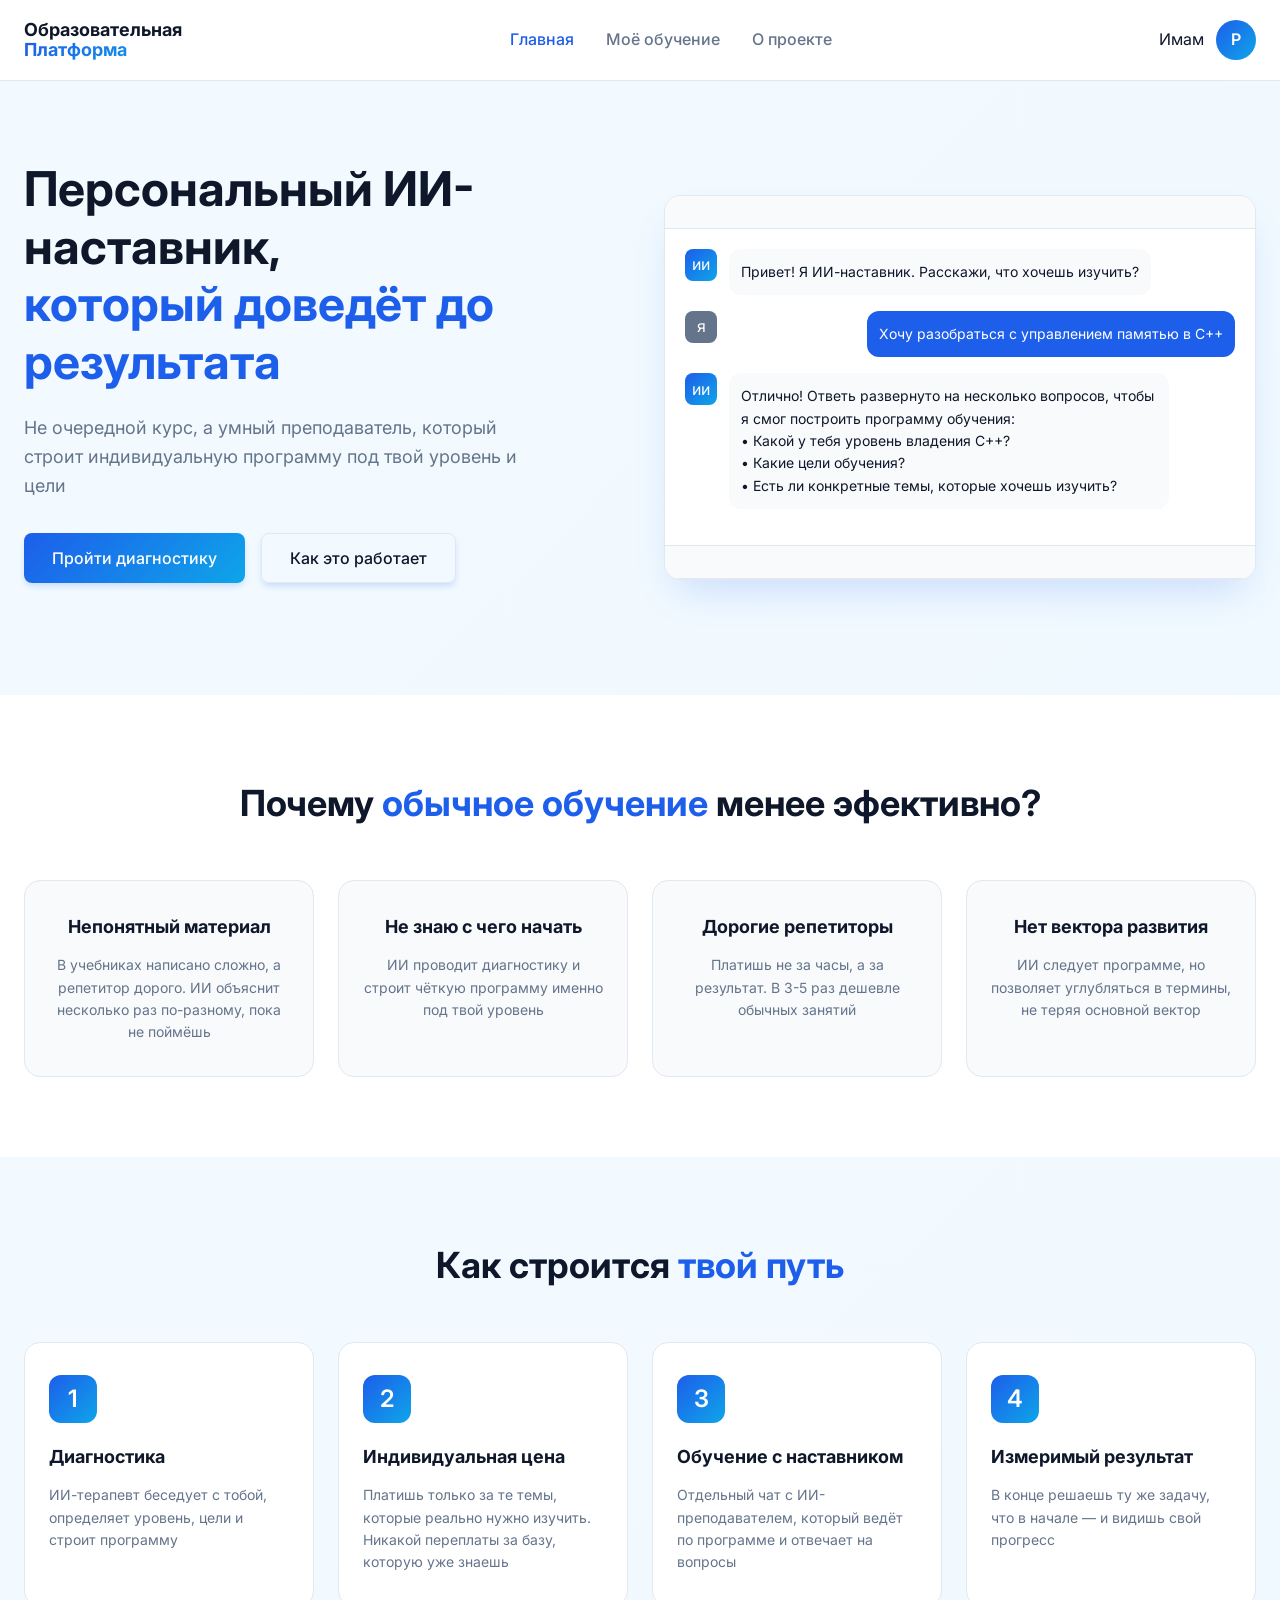
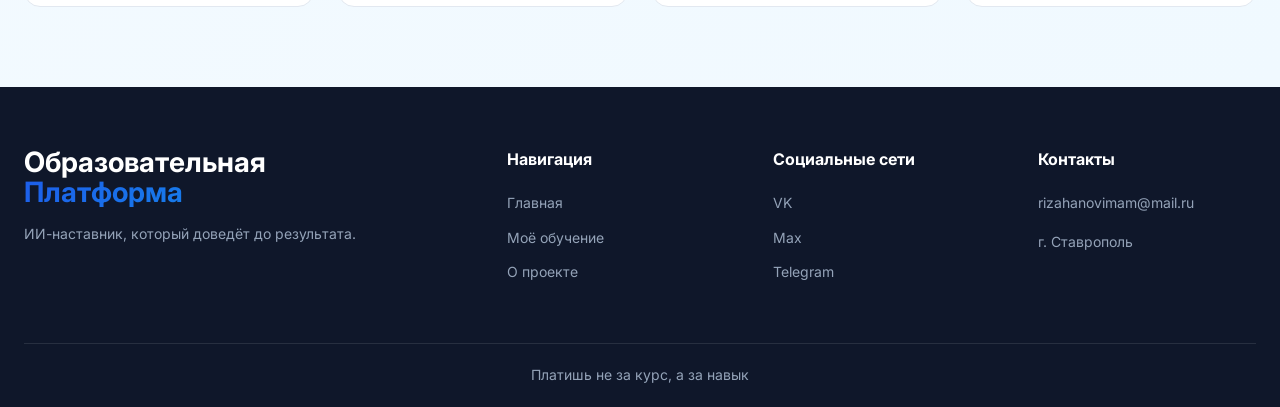
<file: index.html>
<!DOCTYPE html>
<html lang="ru">
<head>
    <meta charset="UTF-8">
    <meta name="viewport" content="width=device-width, initial-scale=1.0">
    <title>Главная</title>
    <link rel="icon"href="img/favicon-saita.avif">
    <link rel="stylesheet" href="css/index.css">
    <link rel="stylesheet" href="css/style.css">
    <link href="https://fonts.googleapis.com/css2?family=Inter:wght@400;500;600;700&display=swap" rel="stylesheet">
</head>
<body>
    <!-- Навигация -->
    <nav class="navbar">
        <div class="container">
            <div class="nav-content">
                <a href="index.html" class="logo">Образовательная<span>Платформа</span></a>
                <div class="nav-links">
                    <a href="index.html" class="active">Главная</a>
                    <a href="courses.html">Моё обучение</a>
                    <a href="about.html">О проекте</a>
                </div>
                <div class="nav-buttons">
                    <div class="user-info">  
                        <span>Имам</span>
                        <div class="user-avatar">Р</div>  
                    </div>
                </div>

                <button class="mobile-menu-btn" aria-label="Меню">
                    <span class="hamburger-line"></span>
                    <span class="hamburger-line"></span>
                    <span class="hamburger-line"></span>
                </button>
                
            </div>
        </div>
    </nav>

    <!-- Hero секция с ИИ-чатом -->
    <section class="hero">
        <div class="container">
            <div class="hero-grid">
                <div class="hero-content">
                    <h1>Персональный ИИ-наставник, <span>который доведёт до результата</span></h1>
                    <p class="hero-subtitle">Не очередной курс, а умный преподаватель, который строит индивидуальную программу под твой уровень и цели</p>
                    <div class="hero-cta">
                        <button class="btn btn-large" onclick="window.location.href='courses.html'">
                            Пройти диагностику
                        </button>
                        <button class="btn btn-outline btn-large" onclick="window.location.href='about.html'">
                            Как это работает
                        </button>
                    </div>
                </div>
                
                <div class="hero-chat">
                    <div class="chat-card">
                        <div class="chat-header"></div>
                        <div class="chat-messages">
                            <div class="message ai"> 
                                <div class="message-avatar">
                                    ии
                                </div>
                                <div class="message-content">
                                    Привет! Я ИИ-наставник. Расскажи, что хочешь изучить?
                                </div>
                            </div>
                            <div class="message user">
                                <div class="message-avatar">
                                     я
                                </div>
                                <div class="message-content">
                                    Хочу разобраться с управлением памятью в C++
                                </div>
                            </div>
                            <div class="message ai">
                                <div class="message-avatar">
                                    ии
                                </div>
                                <div class="message-content">
                                    <p>Отлично! Ответь развернуто на несколько вопросов, чтобы я смог построить программу обучения:</p>
                                    <p> • Какой у тебя уровень владения C++?</p>
                                    <p> • Какие цели обучения?</p>
                                    <p> • Есть ли конкретные темы, которые хочешь изучить?</p>
                                </div>
                            </div>
                        </div>
                        <div class="chat-header">
                        </div>
                    </div>
                </div>
            </div>
        </div>
    </section>

    <!-- Почему обычное обучение менее эфективно -->
    <section class="problems">
        <div class="container">
            <h2 class="section-title">Почему <span>обычное обучение</span> менее эфективно?</h2>
            
            <div class="problems-grid">
                <div class="problem-card plitka">
                    <h3>Непонятный материал</h3>
                    <p>В учебниках написано сложно, а репетитор дорого. ИИ объяснит несколько раз по-разному, пока не поймёшь</p>
                </div>
                <div class="problem-card plitka">
                    <h3>Не знаю с чего начать</h3>
                    <p>ИИ проводит диагностику и строит чёткую программу именно под твой уровень</p>
                </div>
                <div class="problem-card plitka">
                    <h3>Дорогие репетиторы</h3>
                    <p>Платишь не за часы, а за результат. В 3-5 раз дешевле обычных занятий</p>
                </div>
                <div class="problem-card plitka">
                    <h3>Нет вектора развития</h3>
                    <p>ИИ следует программе, но позволяет углубляться в термины, не теряя основной вектор</p>
                </div>
            </div>
        </div>
    </section>

    <!-- Как строится твой путь -->
    <section class="how-it-works">
        <div class="container">
            <h2 class="section-title">Как строится <span>твой путь</span></h2>
            
            <div class="steps-grid">
                <div class="step-card plitka">
                    <div class="step-number">1</div>
                    <h3>Диагностика</h3>
                    <p>ИИ-терапевт беседует с тобой, определяет уровень, цели и строит программу</p>
                </div>
                <div class="step-card plitka">
                    <div class="step-number">2</div>
                    <h3>Индивидуальная цена</h3>
                    <p>Платишь только за те темы, которые реально нужно изучить. Никакой переплаты за базу, которую уже знаешь</p>
                </div>
                <div class="step-card plitka">
                    <div class="step-number">3</div>
                    <h3>Обучение с наставником</h3>
                    <p>Отдельный чат с ИИ-преподавателем, который ведёт по программе и отвечает на вопросы</p>
                </div>
                <div class="step-card plitka">
                    <div class="step-number">4</div>
                    <h3>Измеримый результат</h3>
                    <p>В конце решаешь ту же задачу, что в начале — и видишь свой прогресс</p>
                </div>
            </div>
        </div>
    </section>

    
    <!-- Футер -->
    <footer class="footer">
        <div class="container">
            <div class="footer-content">
                <div class="footer-col">
                    <div class="footer-logo">Образовательная<span>Платформа</span></div>
                    <p>ИИ-наставник, который доведёт до результата.</p>
                </div>
                <div class="footer-col">
                    <h4>Навигация</h4>
                    <a href="index.html">Главная</a>
                    <a href="courses.html">Моё обучение</a>
                    <a href="about.html">О проекте</a>
                </div>
                <div class="footer-col">
                    <h4>Социальные сети</h4>
                    <a href="#">VK</a>
                    <a href="#">Max</a>
                    <a href="#">Telegram</a>
                </div>
                <div class="footer-col">
                    <h4>Контакты</h4>
                    <p></i> rizahanovimam@mail.ru</p>
                    <p></i> г. Ставрополь</p>
                </div>
            </div>
            <div class="footer-bottom">
                <p>Платишь не за курс, а за навык</p>
            </div>
        </div>
    </footer>

    <script src="js/main.js"></script>
</body>
</html>
</file>
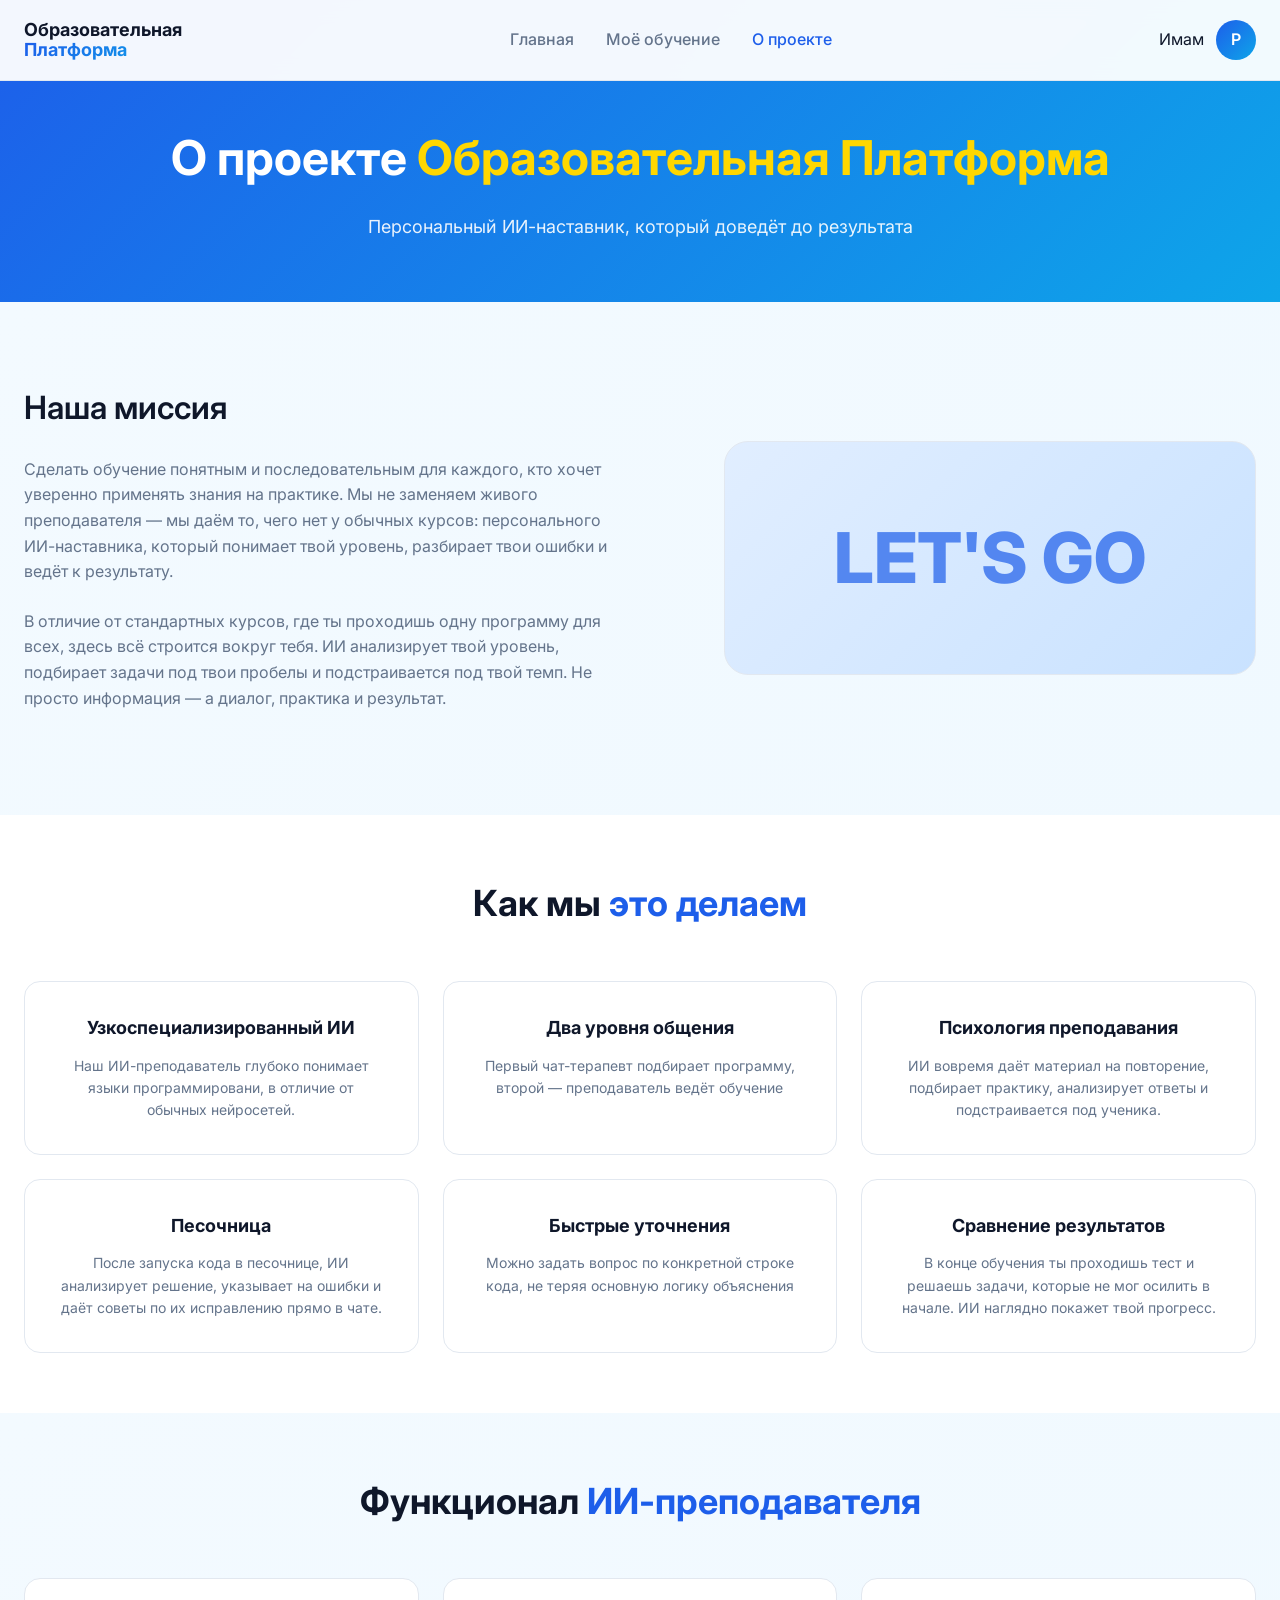
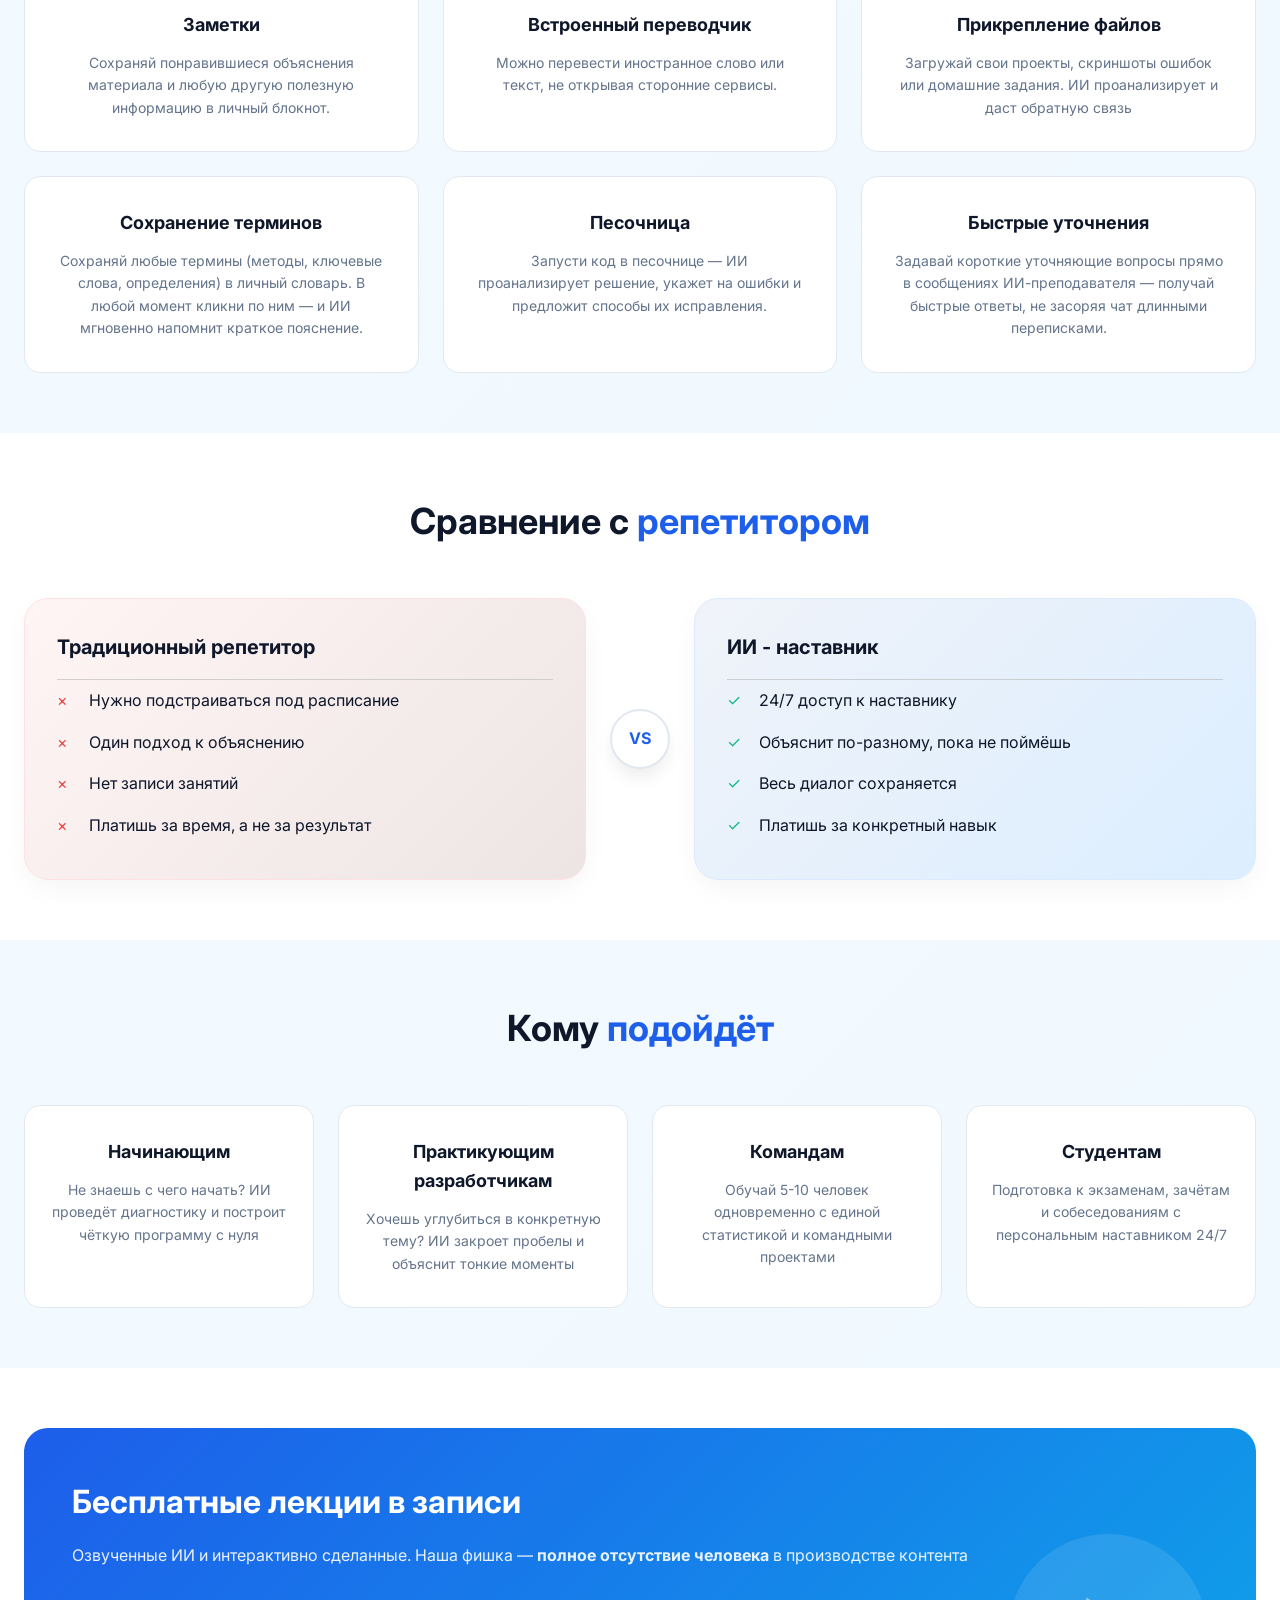
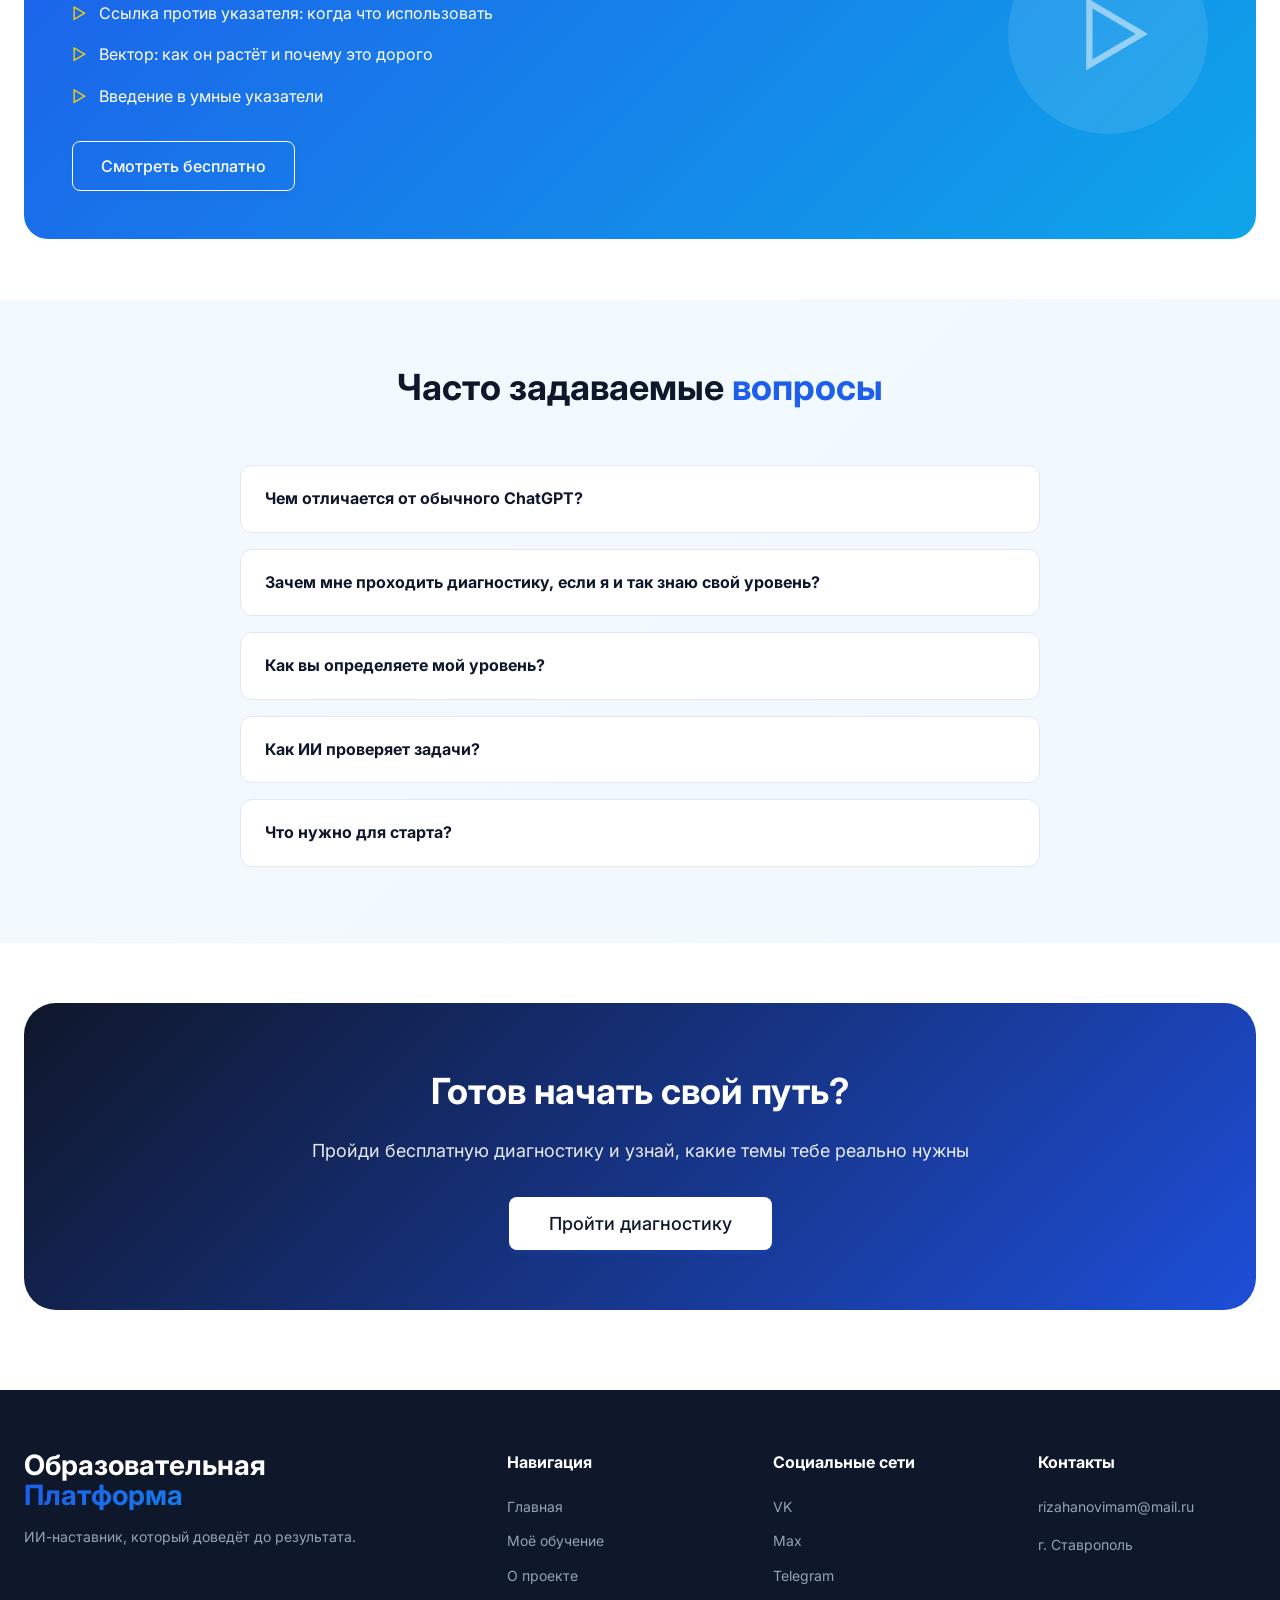
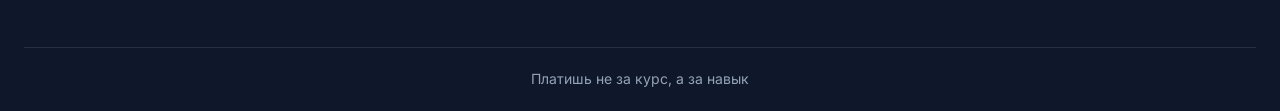
<file: about.html>
<!DOCTYPE html>
<html lang="ru">
<head>
    <meta charset="UTF-8">
    <meta name="viewport" content="width=device-width, initial-scale=1.0">
    <title>О проекте</title>
    <link rel="icon"href="img/favicon-saita.avif">
    <link rel="stylesheet" href="css/style.css">
    <link rel="stylesheet" href="css/about.css">
    <link rel="stylesheet" href="https://cdnjs.cloudflare.com/ajax/libs/font-awesome/6.0.0-beta3/css/all.min.css">
    <link href="https://fonts.googleapis.com/css2?family=Inter:wght@400;500;600;700&display=swap" rel="stylesheet">
</head>
<body>
    <!-- Навигация -->
    <nav class="navbar">
        <div class="container">
            <div class="nav-content">
                <a href="index.html" class="logo">Образовательная<span>Платформа</span></a>
                <div class="nav-links">
                    <a href="index.html">Главная</a>
                    <a href="courses.html">Моё обучение</a>
                    <a href="about.html" class="active">О проекте</a>
                </div>
                <div class="nav-buttons">
                    <div class="user-info">
                        <span>Имам</span>
                        <div class="user-avatar">Р</div>
                    </div>
                </div>

                <button class="mobile-menu-btn" aria-label="Меню">
                    <span class="hamburger-line"></span>
                    <span class="hamburger-line"></span>
                    <span class="hamburger-line"></span>
                </button>
                
            </div>
        </div>
    </nav>


    <section class="page-header">
        <div class="container">
            <h1>О проекте <span>Образовательная Платформа</span></h1>
            <p>Персональный ИИ-наставник, который доведёт до результата</p>
        </div>
    </section>

    <!-- Миссия и ценности -->
    <section class="mission">
        <div class="container">
            <div class="mission-grid">
                <div class="mission-content">
                    <h2>Наша миссия</h2>
                    <p>Сделать обучение понятным и последовательным для каждого, кто хочет уверенно применять знания на практике. Мы не заменяем живого преподавателя — мы даём то, чего нет у обычных курсов: персонального ИИ-наставника, который понимает твой уровень, разбирает твои ошибки и ведёт к результату.</p>
                    <p>В отличие от стандартных курсов, где ты проходишь одну программу для всех, здесь всё строится вокруг тебя. ИИ анализирует твой уровень, подбирает задачи под твои пробелы и подстраивается под твой темп. Не просто информация — а диалог, практика и результат.</p>
                </div>
                <div class="mission-block">
                    <div class="block-letsgo">
                        <span>LET'S GO</span>
                    </div>
                </div>
            </div>
        </div>
    </section>

    <!-- Как мы это делаем  -->
    <section class="how-we-do-it">
        <div class="container">
            <h2 class="section-title">Как мы <span>это делаем</span></h2>
            
            <div class="features-grid">
                <div class="feature-card plitka">
                    <h3>Узкоспециализированный ИИ</h3>
                    <p>Наш ИИ-преподаватель глубоко понимает языки программировани, в отличие от обычных нейросетей.</p>
                </div>
                <div class="feature-card plitka">
                    <h3>Два уровня общения</h3>
                    <p>Первый чат-терапевт подбирает программу, второй — преподаватель ведёт обучение</p>
                </div>
                <div class="feature-card plitka">
                    <h3>Психология преподавания</h3>
                    <p>ИИ вовремя даёт материал на повторение, подбирает практику, анализирует ответы и подстраивается под ученика.</p>
                </div>
                <div class="feature-card plitka">
                    <h3>Песочница</h3>
                    <p>После запуска кода в песочнице, ИИ анализирует решение, указывает на ошибки и даёт советы по их исправлению прямо в чате.</p>
                </div>
                <div class="feature-card plitka">
                    <h3>Быстрые уточнения</h3>
                    <p>Можно задать вопрос по конкретной строке кода, не теряя основную логику объяснения</p>
                </div>
                <div class="feature-card plitka">
                    <h3>Сравнение результатов</h3>
                    <p>В конце обучения ты проходишь тест и решаешь задачи, которые не мог осилить в начале. ИИ наглядно покажет твой прогресс.</p>
                </div>
            </div>
        </div>
    </section>

    <!-- Особенности функционала преподавателя -->
<section class="teacher-features">
    <div class="container">
        <h2 class="section-title">Функционал <span>ИИ-преподавателя</span></h2>        
        <div class="features-showcase">
            <div class="features-grid">
                <div class="feature-card premium plitka">
                    <h3>Заметки</h3>
                    <p>Сохраняй понравившиеся объяснения материала и любую другую полезную информацию в личный блокнот.</p>
                </div>

                <div class="feature-card premium plitka">
                    <h3>Встроенный переводчик</h3>
                    <p>Можно перевести иностранное слово или текст, не открывая сторонние сервисы.</p>
                </div>

                <div class="feature-card premium plitka">
                    <h3>Прикрепление файлов</h3>
                    <p>Загружай свои проекты, скриншоты ошибок или домашние задания. ИИ проанализирует и даст обратную связь</p>
                </div>

                <div class="feature-card premium plitka">
                    <h3>Сохранение терминов</h3>
                    <p>Сохраняй любые термины (методы, ключевые слова, определения) в личный словарь. В любой момент кликни по ним — и ИИ мгновенно напомнит краткое пояснение.</p>
                </div>

                <div class="feature-card premium plitka">
                    <h3>Песочница</h3>
                    <p>Запусти код в песочнице — ИИ проанализирует решение, укажет на ошибки и предложит способы их исправления.</p>
                    <div class="feature-preview">
                    </div>
                </div>

                <div class="feature-card premium plitka">
                    <h3>Быстрые уточнения</h3>
                    <p>Задавай короткие уточняющие вопросы прямо в сообщениях ИИ-преподавателя — получай быстрые ответы, не засоряя чат длинными переписками.</p>
                </div>
            </div>
        </div>
    </section>



    <!-- Сравнение с репетитором -->
    <section class="comparison-section">
        <div class="container">
            <h2 class="section-title">Сравнение с <span>репетитором</span></h2>
            
            <div class="comparison-enhanced">
                <div class="comparison-card traditional plitka">
                    <div class="comparison-header">
                        <h3>Традиционный репетитор</h3>
                    </div>
                    <ul class="comparison-list">
                        <li class="negative">
                            <span>×</span>
                            <span>Нужно подстраиваться под расписание</span>
                        </li>
                        <li class="negative">
                            <span>×</span>
                            <span>Один подход к объяснению</span>
                        </li>
                        <li class="negative">
                            <span>×</span>
                            <span>Нет записи занятий</span>
                        </li>
                        <li class="negative">
                            <span>×</span>
                            <span>Платишь за время, а не за результат</span>
                        </li>
                    </ul>
                </div>
                
                <div class="comparison-vs">
                    <div class="vs-circle">VS</div>
                </div>
                
                <div class="comparison-card skillpath plitka">
                    <div class="comparison-header">
                        <h3>ИИ - наставник</h3>
                    </div>
                    <ul class="comparison-list">
                        <li class="positive">
                            <span>✓</span>
                            <span>24/7 доступ к наставнику</span>
                        </li>
                        <li class="positive">
                            <span>✓</span>
                            <span>Объяснит по-разному, пока не поймёшь</span>
                        </li>
                        <li class="positive">
                            <span>✓</span>
                            <span>Весь диалог сохраняется</span>
                        </li>
                        <li class="positive">
                            <span>✓</span>
                            <span>Платишь за конкретный навык</span>
                        </li>
                    </ul>
                </div>
            </div>
        </div>
    </section>

    <!-- Кому подойдёт -->
    <section class="target-audience">
        <div class="container">
            <h2 class="section-title">Кому <span>подойдёт</span></h2>
            
            <div class="audience-grid">
                <div class="audience-card plitka">
                    <h3>Начинающим</h3>
                    <p>Не знаешь с чего начать? ИИ проведёт диагностику и построит чёткую программу с нуля</p>
                </div>
                <div class="audience-card plitka">
                    <h3>Практикующим разработчикам</h3>
                    <p>Хочешь углубиться в конкретную тему? ИИ закроет пробелы и объяснит тонкие моменты</p>
                </div>
                <div class="audience-card plitka">
                    <h3>Командам</h3>
                    <p>Обучай 5-10 человек одновременно с единой статистикой и командными проектами</p>
                </div>
                <div class="audience-card plitka">
                    <h3>Студентам</h3>
                    <p>Подготовка к экзаменам, зачётам и собеседованиям с персональным наставником 24/7</p>
                </div>
            </div>
        </div>
    </section>

    <!-- Бесплатные лекции  -->
    <section class="free-lectures">
        <div class="container">
            <div class="free-lectures-card">
                <div class="free-lectures-content">
                    <h2>Бесплатные лекции в записи</h2>
                    <p>Озвученные ИИ и интерактивно сделанные. Наша фишка — <strong>полное отсутствие человека</strong> в производстве контента</p>
                    <ul class="free-lectures-list">
                        <li><span>▷</span> Ссылка против указателя: когда что использовать</li>
                        <li><span>▷</span> Вектор: как он растёт и почему это дорого</li>
                        <li><span>▷</span> Введение в умные указатели</li>
                    </ul>
                    <button class="btn btn-outline btn-large">Смотреть бесплатно</button>
                </div>
                <div class="free-lectures-icon">
                    <span>▷</span> 
                </div>
            </div>
        </div>
    </section>

    <!-- Часто задаваемые вопросы -->
    <section class="faq">
        <div class="container">
            <h2 class="section-title">Часто задаваемые <span>вопросы</span></h2>
            
            <div class="faq-grid">
                <div class="faq-item">
                    <div class="faq-question">
                        <h3>Чем отличается от обычного ChatGPT?</h3>
                    </div>
                    <div class="faq-answer">
                        <p>Наш ИИ узко специализирован на обучении, следует чёткой программе и использует психологию преподавания. Он не просто отвечает, а ведёт тебя по структурированному материалу, проверяет понимание и решает, когда переходить к следующей теме.</p>
                    </div>
                </div>
                
                <div class="faq-item">
                    <div class="faq-question">
                        <h3>Зачем мне проходить диагностику, если я и так знаю свой уровень?</h3>
                    </div>
                    <div class="faq-answer">
                        <p>Диагностика за 15 минут покажет твои реальные слабые места в C++ и составит программу только по нужным темам. Без диагноза ты будешь учить то, что и так знаешь.</p>
                    </div>
                </div>
                
                <div class="faq-item">
                    <div class="faq-question">
                        <h3>Как вы определяете мой уровень?</h3>
                    </div>
                    <div class="faq-answer">
                        <p>Мы используем комбинацию методов: открытые вопросы с развёрнутым ответом, тесты с выбором, небольшие задачи на написание кода. AI оценивает не только факт правильности, но и качество кода: читаемость, эффективность, соответствие стандартам C++. Результат — список тем, где ты уже силён, и где нужна практика.</p>
                    </div>
                </div>
                
                <div class="faq-item">
                    <div class="faq-question">
                        <h3>Как ИИ проверяет задачи?</h3>
                    </div>
                    <div class="faq-answer">
                        <p>ИИ анализирует твой код, находит ошибки, утечки памяти и неоптимальные места. Показывает несколько способов решения и объясняет, почему один лучше другого.</p>
                    </div>
                </div>
                
                <div class="faq-item">
                    <div class="faq-question">
                        <h3>Что нужно для старта?</h3>
                    </div>
                    <div class="faq-answer">
                        <p>Просто зарегистрироваться и начать диалог с ИИ-консультантом. Он проведёт диагностику, и ты сразу увидишь программу и цену.</p>
                    </div>
                </div>
            </div>
        </div>
    </section>

    <!-- Призыв к действию -->
    <section class="cta-section">
        <div class="container">
            <div class="cta-card">
                <h2>Готов начать свой путь?</h2>
                <p>Пройди бесплатную диагностику и узнай, какие темы тебе реально нужны</p>
                <button class="btn btn-primary btn-large" onclick="window.location.href='courses.html'">
                    Пройти диагностику
                </button>
            </div>
        </div>
    </section>

    <footer class="footer">
        <div class="container">
            <div class="footer-content">
                <div class="footer-col">
                    <div class="footer-logo">Образовательная<span>Платформа</span></div>
                    <p>ИИ-наставник, который доведёт до результата.</p>
                </div>
                <div class="footer-col">
                    <h4>Навигация</h4>
                    <a href="index.html">Главная</a>
                    <a href="courses.html">Моё обучение</a>
                    <a href="about.html">О проекте</a>
                </div>
                <div class="footer-col">
                    <h4>Социальные сети</h4>
                    <a href="#">VK</a>
                    <a href="#">Max</a>
                    <a href="#">Telegram</a>
                </div>
                <div class="footer-col">
                    <h4>Контакты</h4>
                    <p></i> rizahanovimam@mail.ru</p>
                    <p></i> г. Ставрополь</p>
                </div>
            </div>
            <div class="footer-bottom">
                <p>Платишь не за курс, а за навык</p>
            </div>
        </div>
    </footer>


    <script src="js/main.js"></script>
</body>
</html>
</file>
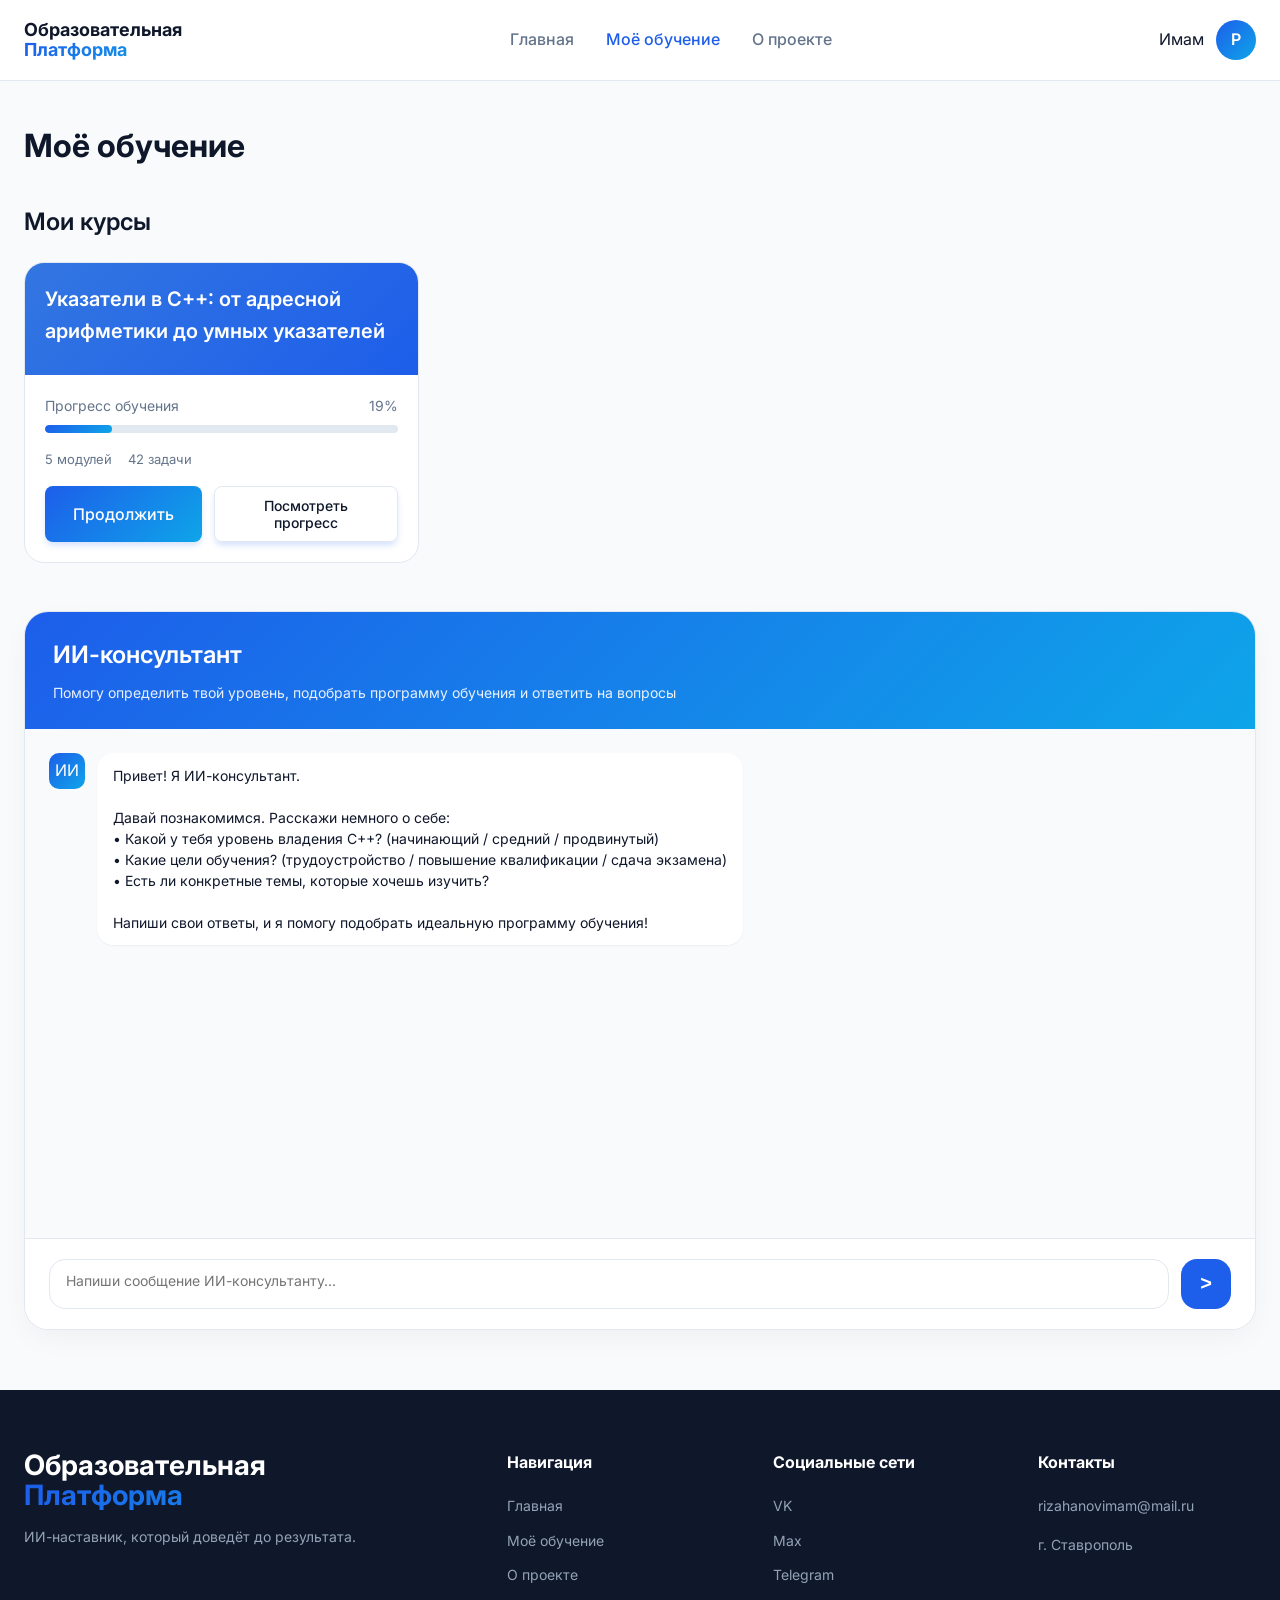
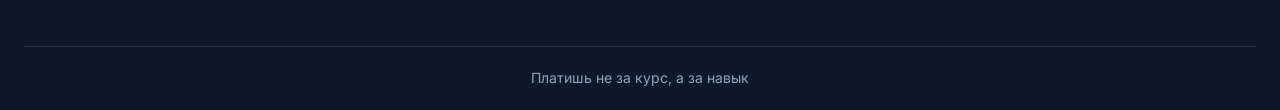
<file: courses.html>
<!DOCTYPE html>
<html lang="ru">
<head>
    <meta charset="UTF-8">
    <meta name="viewport" content="width=device-width, initial-scale=1.0">
    <title>Моё обучение</title>
    <link rel="icon"href="img/favicon-saita.avif">
    <link rel="stylesheet" href="css/style.css">
    <link rel="stylesheet" href="css/courses.css">
    <link href="https://fonts.googleapis.com/css2?family=Inter:wght@400;500;600;700&display=swap" rel="stylesheet">
</head>
<body>
    <nav class="navbar">
        <div class="container">
            <div class="nav-content">
                <a href="index.html" class="logo">Образовательная<span>Платформа</span></a>
                <div class="nav-links">
                    <a href="index.html">Главная</a>
                    <a href="courses.html" class="active">Моё обучение</a>
                    <a href="about.html">О проекте</a>
                </div>
                <div class="nav-buttons">
                    <div class="user-info">
                        <span>Имам</span>
                        <div class="user-avatar">Р</div>
                    </div>
                </div>

                <button class="mobile-menu-btn" aria-label="Меню">
                    <span class="hamburger-line"></span>
                    <span class="hamburger-line"></span>
                    <span class="hamburger-line"></span>
                </button>
                
            </div>
        </div>
    </nav>

    <section class="my-learning-page">
        <div class="container">
            <h1 class="page-title">Моё обучение</h1>

            <!-- Секция с оплаченными курсами -->
            <div class="courses-section">
                <h2>Мои курсы</h2>
                <div class="courses-grid">
                    <!-- Курс -->
                    <div class="course-card plitka">
                        <div class="course-card-header">
                            <h3>Указатели в C++: от адресной арифметики до умных указателей</h3>
                        </div>
                        <div class="course-card-body">
                            <div class="course-progress-info">
                                <div class="progress-label">
                                    <span>Прогресс обучения</span>
                                    <span>19%</span>
                                </div>
                                <div class="progress-bar-bg">
                                    <div class="progress-bar-fill" style="width: 19%;"></div>
                                </div>
                            </div>
                            <div class="course-stats-mini">
                                <span> 5 модулей</span>
                                <span> 42 задачи</span>
                            </div>
                            <div class="course-buttons">
                                <button class="btn btn-large" onclick="window.location.href='dashboard.html'">
                                    Продолжить
                                </button>
                                <button class="btn btn-outline" onclick="window.location.href='progress.html'">
                                    Посмотреть прогресс
                                </button>
                            </div>
                        </div>
                    </div>
                </div>
            </div>

            <!-- Широкий чат с ИИ-терапевтом (диагностика) -->
            <div class="diagnostic-section">
                <div class="diagnostic-header">
                    <h2> ИИ-консультант </h2>
                    <p>Помогу определить твой уровень, подобрать программу обучения и ответить на вопросы</p>
                </div>
                <div class="chat-container">
                    <div class="chat-messages-area" id="chat-messages">
                        <div class="message ai">
                            <div class="message-avatar">
                                ИИ
                            </div>
                            <div class="message-content">
                                Привет! Я ИИ-консультант.<br><br>
                                Давай познакомимся. Расскажи немного о себе:<br>
                                • Какой у тебя уровень владения C++? (начинающий / средний / продвинутый)<br>
                                • Какие цели обучения? (трудоустройство / повышение квалификации / сдача экзамена)<br>
                                • Есть ли конкретные темы, которые хочешь изучить?<br><br>
                                Напиши свои ответы, и я помогу подобрать идеальную программу обучения!
                            </div>
                        </div>
                    </div>
                    <div class="chat-input-wrapper">
                        <textarea id="chat-input" placeholder="Напиши сообщение ИИ-консультанту..." rows="1"></textarea>
                        <button class="chat-send-btn" onclick="sendMessage()">
                            <span>></span>
                        </button>
                    </div>
                </div>
            </div>
        </div>
    </section>

    <footer class="footer">
        <div class="container">
            <div class="footer-content">
                <div class="footer-col">
                    <div class="footer-logo">Образовательная<span>Платформа</span></div>
                    <p>ИИ-наставник, который доведёт до результата.</p>
                </div>
                <div class="footer-col">
                    <h4>Навигация</h4>
                    <a href="index.html">Главная</a>
                    <a href="courses.html">Моё обучение</a>
                    <a href="about.html">О проекте</a>
                </div>
                <div class="footer-col">
                    <h4>Социальные сети</h4>
                    <a href="#">VK</a>
                    <a href="#">Max</a>
                    <a href="#">Telegram</a>
                </div>
                <div class="footer-col">
                    <h4>Контакты</h4>
                    <p></i> rizahanovimam@mail.ru</p>
                    <p></i> г. Ставрополь</p>
                </div>
            </div>
            <div class="footer-bottom">
                <p>Платишь не за курс, а за навык</p>
            </div>
        </div>
    </footer>


    <script src="js/main.js"></script>
</body>
</html>
</file>
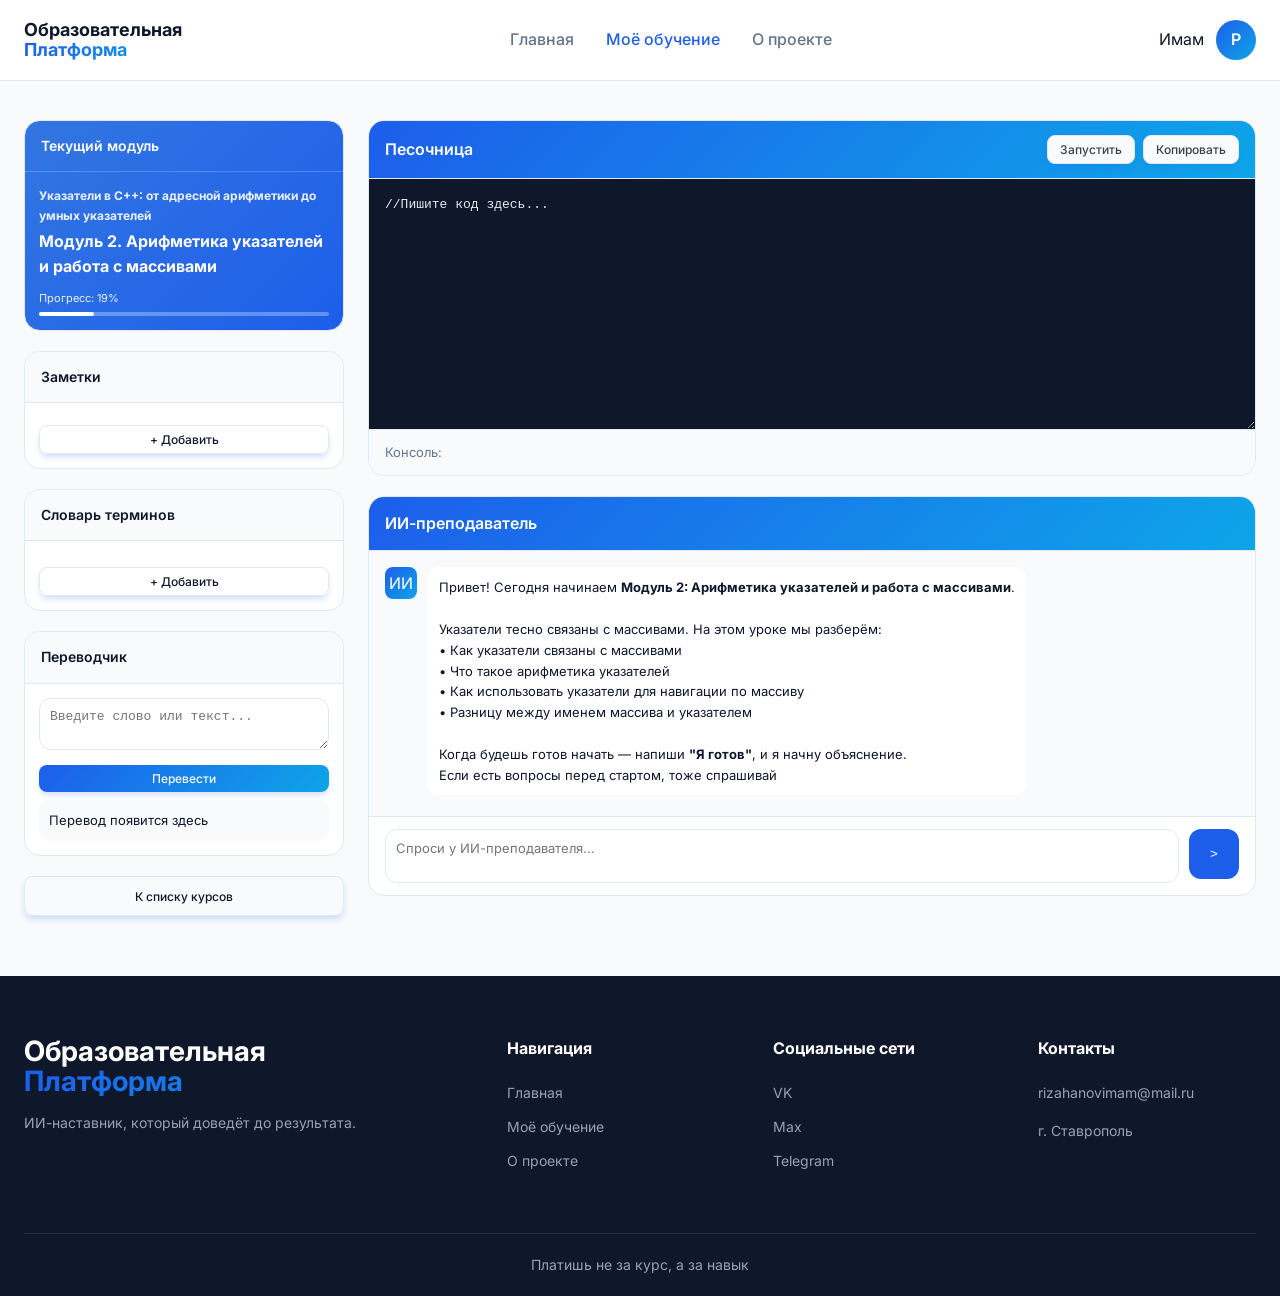
<file: dashboard.html>
<!DOCTYPE html>
<html lang="ru">
<head>
    <meta charset="UTF-8">
    <meta name="viewport" content="width=device-width, initial-scale=1.0">
    <title>Моё обучение</title>
    <link rel="icon"href="img/favicon-saita.avif">
    <link rel="stylesheet" href="css/style.css">
    <link rel="stylesheet" href="css/dashboard.css">
    <link href="https://fonts.googleapis.com/css2?family=Inter:wght@400;500;600;700&display=swap" rel="stylesheet">
    <link rel="stylesheet" href="https://cdnjs.cloudflare.com/ajax/libs/font-awesome/6.0.0-beta3/css/all.min.css">
</head>
<body>
    <nav class="navbar">
        <div class="container">
            <div class="nav-content">
                <a href="index.html" class="logo">Образовательная<span>Платформа</span></a>
                <div class="nav-links">
                    <a href="index.html">Главная</a>
                    <a href="courses.html" class="active">Моё обучение</a>
                    <a href="about.html">О проекте</a>
                </div>
                <div class="nav-buttons">
                    <div class="user-info">
                        <span>Имам</span>
                        <div class="user-avatar">Р</div>
                    </div>
                </div>

                <button class="mobile-menu-btn" aria-label="Меню">
                    <span class="hamburger-line"></span>
                    <span class="hamburger-line"></span>
                    <span class="hamburger-line"></span>
                </button>
                
            </div>
        </div>
    </nav>

    <section class="workspace-page">
        <div class="workspace-container">
            <!-- Левая панель  -->
            <div class="tools-panel">
                <div class="tool-card current-module">
                    <div class="tool-header">
                        <span>Текущий модуль</span>
                    </div>
                    <div class="tool-content">
                        <div class="module-info">
                            <h4>Указатели в C++: от адресной арифметики до умных указателей</h4>
                            <h3>Модуль 2. Арифметика указателей и работа с массивами</h3>
                            <div class="module-progress">
                                <div class="progress-text">Прогресс: 19%</div>
                                <div class="progress-bar">
                                    <div class="progress-fill"></div>
                                </div>
                            </div>
                        </div>
                    </div>
                </div>

                <!-- Заметки -->
                <div class="tool-card">
                    <div class="tool-header">
                        <span>Заметки</span>
                    </div>
                    <div class="tool-content">
                        <div class="notes-list" id="notesList"></div>
                        <button class="btn btn-outline btn-sm add-note"  id="addNoteBtn">+ Добавить</button>
                    </div>
                </div>

                <!-- Словарь терминов -->
                <div class="tool-card">
                    <div class="tool-header">
                        <span>Словарь терминов</span>
                    </div>
                    <div class="tool-content">
                        <div class="term-tags" id="termList">
                        </div>
                        <button class="btn btn-outline btn-sm add-term"  id="addTermBtn">+ Добавить</button>
                    </div>
                </div>

                <!-- Переводчик (в левой панели) -->
                <div class="tool-card">
                    <div class="tool-header">
                        <span>Переводчик</span>
                    </div>
                    <div class="tool-content">
                        <textarea class="translator-input" id="translateInput" rows="2" placeholder="Введите слово или текст..."></textarea>
                        <button class="btn btn-primary btn-sm" style="width:100%" onclick="translateText()">Перевести</button>
                        <div class="translator-output" id="translateOutput">Перевод появится здесь</div>
                    </div>
                </div>

                <!-- Кнопка назад -->
                <button class="btn btn-outline btn-sm bth-back" onclick="window.location.href='courses.html'">
                    К списку курсов
                </button>
            </div>


            <!-- Правая область: песочница + чат -->
            <div class="right-area">
                <!-- Песочница -->
                <div class="sandbox">
                    <div class="sandbox-header">
                        <h3>Песочница</h3>
                        <div class="sandbox-buttons">
                            <button class="btn btn-outline btn-sm">Запустить</button>
                            <button class="btn btn-outline btn-sm">Копировать</button>
                        </div>
                    </div>
                    <textarea id="codeEditor" class="code-textarea" spellcheck="false">//Пишите код здесь...</textarea>
                    <div class="sandbox-output">
                        <span style="color: var(--gray);">Консоль: </span>
                    </div>
                </div>

                <!-- Чат -->
                <div class="chat">
                    <div class="chat-header">
                        <h3>ИИ-преподаватель</h3>
                    </div>
                    <div class="chat-messages" id="chatMessages">
                        <div class="message ai">
                            <div class="message-avatar">ИИ</div>
                            <div class="message-content">
                                Привет! Сегодня начинаем <strong>Модуль 2: Арифметика указателей и работа с массивами</strong>.<br><br>
                                
                                Указатели тесно связаны с массивами. На этом уроке мы разберём:<br>
                                • Как указатели связаны с массивами<br>
                                • Что такое арифметика указателей<br>
                                • Как использовать указатели для навигации по массиву<br>
                                • Разницу между именем массива и указателем<br><br>
                                
                                Когда будешь готов начать — напиши <strong>"Я готов"</strong>, и я начну объяснение.<br>
                                Если есть вопросы перед стартом, тоже спрашивай 
                            </div>
                        </div>
                    </div>
                    <div class="chat-input-area">
                        <textarea id="chatInput" placeholder="Спроси у ИИ-преподавателя..."></textarea>
                        <button class="send-btn"> > </button>
                    </div>
                </div>
            </div>
        </div>
    </section>

    <footer class="footer">
        <div class="container">
            <div class="footer-content">
                <div class="footer-col">
                    <div class="footer-logo">Образовательная<span>Платформа</span></div>
                    <p>ИИ-наставник, который доведёт до результата.</p>
                </div>
                <div class="footer-col">
                    <h4>Навигация</h4>
                    <a href="index.html">Главная</a>
                    <a href="courses.html">Моё обучение</a>
                    <a href="about.html">О проекте</a>
                </div>
                <div class="footer-col">
                    <h4>Социальные сети</h4>
                    <a href="#">VK</a>
                    <a href="#">Max</a>
                    <a href="#">Telegram</a>
                </div>
                <div class="footer-col">
                    <h4>Контакты</h4>
                    <p></i> rizahanovimam@mail.ru</p>
                    <p></i> г. Ставрополь</p>
                </div>
            </div>
            <div class="footer-bottom">
                <p>Платишь не за курс, а за навык</p>
            </div>
        </div>
    </footer>
    <script src="js/main.js"></script>
    <script>
        
    </script>
</body>
</html>
</file>
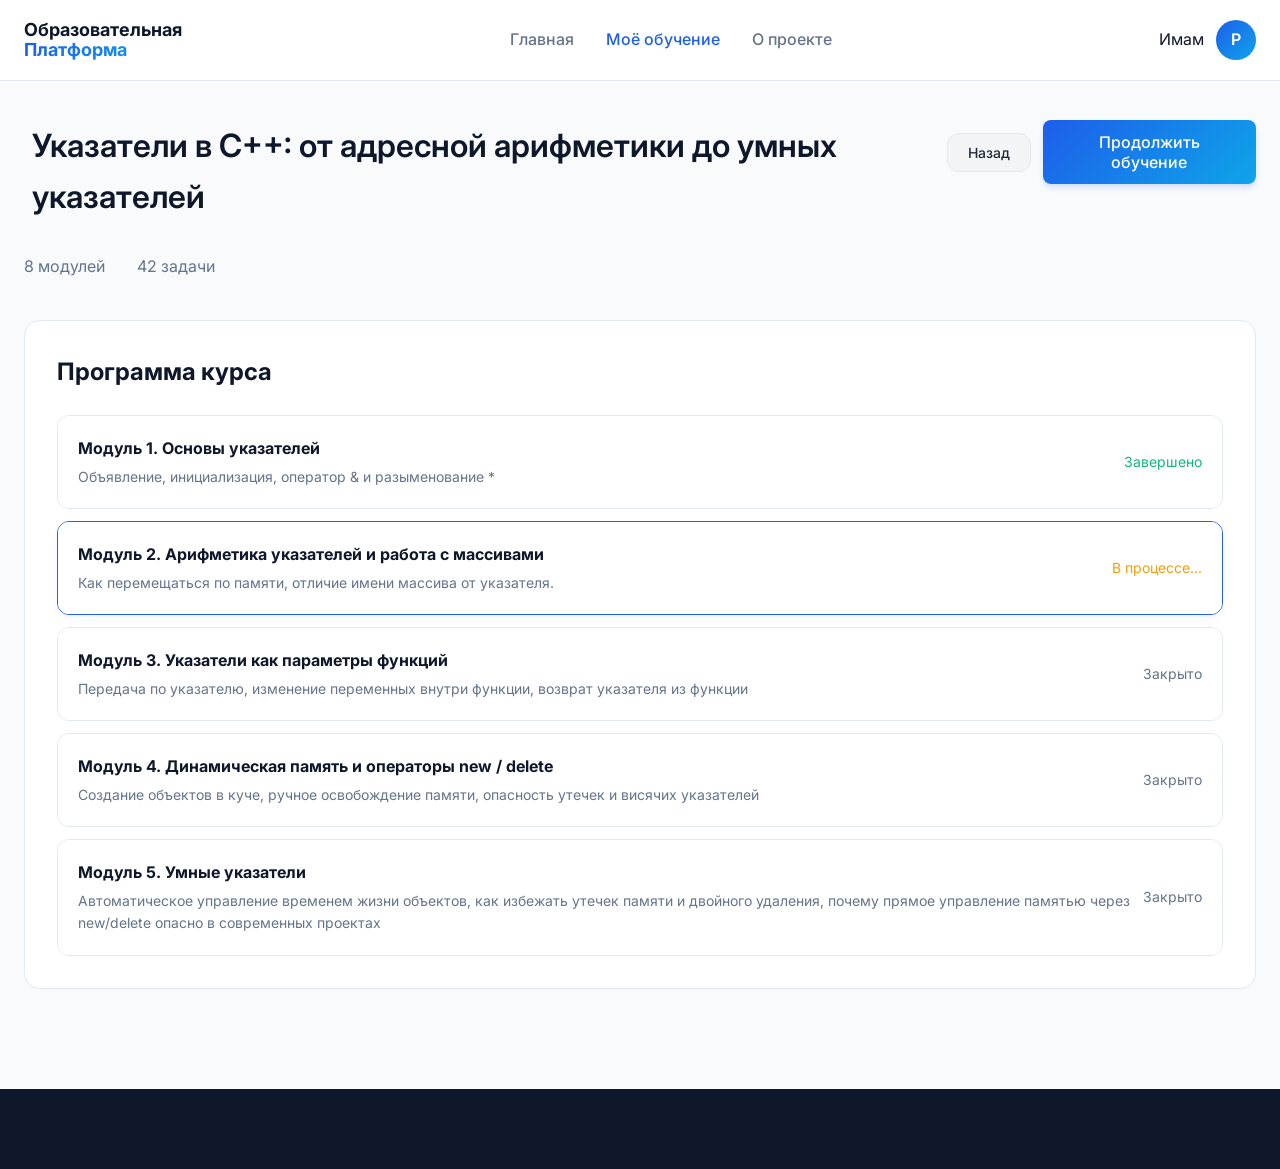
<file: progress.html>
<!DOCTYPE html>
<html lang="ru">
<head>
    <meta charset="UTF-8">
    <meta name="viewport" content="width=device-width, initial-scale=1.0">
    <title>Моё обучение</title>
    <link rel="icon"href="img/favicon-saita.avif">
    <link rel="stylesheet" href="css/style.css">
    <link rel="stylesheet" href="css/progress.css">
    <link href="https://fonts.googleapis.com/css2?family=Inter:wght@400;500;600;700&display=swap" rel="stylesheet">
    <link rel="stylesheet" href="https://cdnjs.cloudflare.com/ajax/libs/font-awesome/6.0.0-beta3/css/all.min.css">
</head>
<body>
    <nav class="navbar">
        <div class="container">
            <div class="nav-content">
                <a href="index.html" class="logo">Образовательная<span>Платформа</span></a>
                <div class="nav-links">
                    <a href="index.html">Главная</a>
                    <a href="courses.html" class="active">Моё обучение</a>
                    <a href="about.html">О проекте</a>
                </div>
                <div class="nav-buttons">
                    <div class="user-info">
                        <span>Имам</span>
                        <div class="user-avatar">Р</div>
                    </div>
                </div>

                <button class="mobile-menu-btn" aria-label="Меню">
                    <span class="hamburger-line"></span>
                    <span class="hamburger-line"></span>
                    <span class="hamburger-line"></span>
                </button>
                
            </div>
        </div>
    </nav>

    <section class="course-page">
        <div class="container">
            <div class="course-header">
                <div>
                    <h1>Указатели в C++: от адресной арифметики до умных указателей</h1>
                </div>
                <div class="course-header-actions">
                    <button class="btn-secondary" onclick="window.location.href='courses.html'">
                        Назад
                    </button>
                    <button class="btn btn-large" onclick="window.location.href='dashboard.html'">
                        Продолжить обучение
                    </button>
                </div>
            </div>
            
            <div class="course-stats">
                <div class="stat">
                    <span>8 модулей</span>
                </div>
                <div class="stat">
                    <span>42 задачи</span>
                </div>
            </div>
            
            <div class="course-modules">
                <h2>Программа курса</h2>
                
                <div class="module-list">
                    <div class="module-item">
                        <div class="module-header">
                            <div>
                                <h3>Модуль 1. Основы указателей</h3>
                                <p>Объявление, инициализация, оператор & и разыменование *</p>
                            </div>
                            <span class="module-status completed">
                                Завершено
                            </span>
                        </div>
                    </div>
                    
                    <div class="module-item current">
                        <div class="module-header">
                            <div>
                                <h3>Модуль 2. Арифметика указателей и работа с массивами</h3>
                                <p>Как перемещаться по памяти, отличие имени массива от указателя.</p>
                            </div>
                            <span class="module-status in-progress">
                                В процессе...
                            </span>
                        </div>
                    </div>
                    
                    <div class="module-item">
                        <div class="module-header">
                            <div>
                                <h3>Модуль 3. Указатели как параметры функций</h3>
                                <p>Передача по указателю, изменение переменных внутри функции, возврат указателя из функции</p>
                            </div>
                            <span class="module-status locked">
                                Закрыто
                            </span>
                        </div>
                    </div>
                    
                    <div class="module-item">
                        <div class="module-header">
                            <div>
                                <h3>Модуль 4. Динамическая память и операторы new / delete</h3>
                                <p>Создание объектов в куче, ручное освобождение памяти, опасность утечек и висячих указателей</p>
                            </div>
                            <span class="module-status locked">
                                Закрыто
                            </span>
                        </div>
                    </div>
                    
                    <div class="module-item">
                        <div class="module-header">
                            <div>
                                <h3>Модуль 5. Умные указатели</h3>
                                <p>Автоматическое управление временем жизни объектов, как избежать утечек памяти и двойного удаления, почему прямое управление памятью через new/delete опасно в современных проектах</p>
                            </div>
                            <span class="module-status locked">
                                Закрыто
                            </span>
                        </div>
                    </div>
                </div>
            </div>
        </div>
    </section>

    <footer class="footer">
    </footer>

    <script src="js/main.js"></script>
</body>
</html>
</file>
<file: css/index.css>
/*----------------       Hero секция      -----------------*/
.hero {
    padding: 160px 0 80px;
    background: var(--bg-dark-content);
}

.hero-grid {
    display: grid;
    grid-template-columns: 1fr 1fr;
    gap: 48px;
    align-items: center;
}

.hero h1 {
    font-size: 48px;
    font-weight: 700;
    line-height: 1.2;
    margin-bottom: 24px;
}

.hero h1 span {
    color: var(--primary);
    display: block;
}

.hero-subtitle {
    font-size: 18px;
    color: var(--gray);
    margin-bottom: 32px;
    max-width: 500px;
}

.hero-cta {
    display: flex;
    gap: 16px;
    margin-bottom: 32px;
}


/*-----   Чат карточка   -----*/
.hero-chat {
    width: 100%;
}

.chat-card {
    background: white;
    border-radius: 16px;
    overflow: hidden;
    box-shadow: 0 20px 40px -12px rgba(37, 99, 235, 0.2);
    border: 1px solid var(--border);
}

.chat-header {
    background: var(--light);
    padding: 16px;
    display: flex;
    align-items: center;
    gap: 12px;
    border-bottom: 1px solid var(--border);
}

.chat-messages {
    padding: 20px;
    min-height: 300px;
    max-height: 400px;
    background: white;
    border-bottom: 1px solid var(--border);
}

.message {
    display: flex;
    gap: 12px;
    margin-bottom: 16px;
}

.message-avatar {
    width: 32px;
    height: 32px;
    border-radius: 8px;
    display: flex;
    align-items: center;
    justify-content: center;
    flex-shrink: 0;
}

.message.ai .message-avatar {  
    background: var(--bg-gradient);
    color: white;
}

.message.user .message-avatar {
    background: var(--gray);
    color: white;
}

.message-content {
    background: var(--light);
    padding: 12px;
    border-radius: 12px;
    font-size: 14px;
    max-width: 80%;
}

.message.user .message-content {
    background: var(--primary);
    color: white;
    margin-left: auto;
}



/*-----   Секция проблем   -----*/
.problems {
    padding: 80px 0;
    background: var(--bg-light-content);
}

/* для всех заголовков */
.section-title {
    font-size: 36px;
    font-weight: 700;
    text-align: center;
    margin-bottom: 48px;
}
.section-title span {
    color: var(--primary);
}

.problems-grid {
    display: grid;
    grid-template-columns: repeat(4, 1fr);
    gap: 24px;
}

.problem-card {
    padding: 32px 24px;
    background: var(--light);
    border-radius: 16px;
    border: 1px solid var(--border);
    transition: all 0.2s;
    text-align: center;
}

.problem-card h3 {
    margin-bottom: 12px;
    font-size: 18px;
}

.problem-card p {
    color: var(--gray);
    font-size: 14px;
}



/*-----   Как это работает   -----*/
.how-it-works {
    padding: 80px 0;
    background: var(--bg-dark-content);
}

.steps-grid {
    display: grid;
    grid-template-columns: repeat(4, 1fr);
    gap: 24px;
}

.step-card {
    background-color: white;
    padding: 32px 24px;
    border-radius: 16px;
    border: 1px solid var(--border);
    transition: all 0.2s;
}

.step-number {
    width: 48px;
    height: 48px;
    background: var(--bg-gradient);
    color: white;
    border-radius: 12px;
    display: flex;
    align-items: center;
    justify-content: center;
    font-size: 24px;
    font-weight: 600;
    margin-bottom: 20px;
}

.step-card h3 {
    margin-bottom: 12px;
    font-size: 18px;
}

.step-card p {
    color: var(--gray);
    font-size: 14px;
}




/* ========== АДАПТИВНОСТЬ ========== */
/* 1024px и меньше*/
@media (max-width: 1024px) {
    /* Hero секция */
    .hero {
        padding: 120px 0 60px;
    }
    
    .hero-grid {
        grid-template-columns: 1fr;
        gap: 10px;
    }
    
    .hero h1 {
        font-size: 36px;
    }
    
    .hero-subtitle {
        font-size: 16px;
        max-width: 100%;
    }
    
    .hero-cta {
        justify-content: center;
    }
    
    .hero-chat {
        display: block;
    }
    /* Секция проблем */
    .problems-grid {
        grid-template-columns: repeat(2, 1fr);
        gap: 18px;
    }
    
    /* Как это работает */
    .steps-grid {
        grid-template-columns: repeat(2, 1fr);
        gap: 18px;
    }
}

/* 768px и меньшe*/
@media (max-width: 768px) {
    /* Hero секция */
    .hero {
        padding: 100px 0 40px;
    }
    
    .hero h1 {
        font-size: 28px;
    }
    
    .hero-cta {
        flex-direction: column;
        gap: 12px;
    }
    
    .hero-chat {
        display: none;
    }
    
    /* Секция проблем */
    .problems {
        padding: 50px 0;
    }
    
    .problems-grid {
        grid-template-columns: 1fr;
        gap: 16px;
    }
    
    .problem-card {
        padding: 24px 20px;
    }
    
    .problem-card h3 {
        font-size: 18px;
    }
    
    /* Как это работает */
    .how-it-works {
        padding: 50px 0;
    }
    
    .steps-grid {
        grid-template-columns: 1fr;
        gap: 16px;
    }
    
    .step-card {
        padding: 24px 20px;
    }
    
    .step-number {
        width: 40px;
        height: 40px;
        font-size: 20px;
        margin-bottom: 16px;
    }
    
    .section-title {
        font-size: 28px;
        margin-bottom: 28px;
    }
}
</file>
<file: css/style.css>
* {   /* было 2139 строк */
    margin: 0;
    padding: 0;
    box-sizing: border-box;
}

:root {
    --primary: #1d5eea; /* Ярко-синий */
    --primary-dark: #1d4ed8;  /* Темно-синий */
    --primary-light: #3376e1; /* Светло-синий */
    --primary-hover-border: #799fff; /* Цвет обводки плиток при наведении мыши */
    --secondary: #0ea5e9;     /* Голубой */
    --accent: #38bdf8;        /* Акцент */
    --bg-dark-content: linear-gradient(135deg, #f3faff, #f0f9ff);
    --bg-light-content: linear-gradient(135deg, #ffffff, #ffffff);

    --success: #10b981;
    --warning: #f59e0b;
    --error: #ef4444;
    
    --dark: #0f172a;
    --gray-dark: #334155;
    --gray: #64748b;
    --gray-light: #94a3b8;
    --light: #f8fafc;
    --border: #e2e8f0;
    
    --bg-gradient: linear-gradient(135deg, var(--primary), var(--secondary));
}

body {
    font-family: 'Inter', sans-serif;
    color: var(--dark);
    background: white;
    line-height: 1.6;
}

.container {
    max-width: 1280px;
    margin: 0 auto;
    padding: 0 24px;
}



/*------------------       Навигация (шапка сайта)        ----------------------*/
.navbar {
    position: fixed;
    width: 100%;
    background: rgba(255, 255, 255, 0.95);
    backdrop-filter: blur(10px);
    border-bottom: 1px solid var(--border);
    z-index: 1000;
}

.nav-content {
    height: 80px;
    display: flex;
    align-items: center;
    justify-content: space-between;
}

.logo {
    font-size: 18px;
    display: flex;
    flex-direction: column;
    line-height: 20px;
    font-weight: 700;
    text-decoration: none;
    color: var(--dark);
    /* letter-spacing: -0.5px; */
}

.logo span {
    color: var(--primary);
    background: var(--bg-gradient);
    -webkit-background-clip: text;  
    -webkit-text-fill-color: transparent;
}

.user-info {
    display: flex;
    align-items: center;
    gap: 12px;
}

.user-avatar {
    width: 40px;
    height: 40px;
    background: var(--bg-gradient);
    border-radius: 50%;
    display: flex;
    align-items: center;
    justify-content: center;
    color: white;
    font-weight: 600;
}

.nav-links {
    display: flex;
    gap: 32px;
}

.nav-links a {
    text-decoration: none;
    color: var(--gray);
    font-weight: 500;
    transition: color 0.2s;
}

.nav-links a:hover,
.nav-links a.active {
    color: var(--primary);
        /* border: 1px solid red; */
}

.nav-buttons {
    display: flex;
    gap: 12px;
    align-items: center;
}

/* Кнопка три полоски */
.mobile-menu-btn {
    display: none;
    background: none;
    border: none;
    cursor: pointer;
    padding: 14px 12px 12px 12px;
    width: 48px;
    height: 48px;
    flex-direction: column;
    justify-content: center;
    align-items: center;
    border-radius: 8px;
}
.mobile-menu-btn:hover {
    background: var(--light);
}
/* Три полоски */
.hamburger-line {
    display: block;
    width: 24px;
    height: 4px;
    background-color: var(--dark);
    border-radius: 2px;
    margin-bottom: 4px;
}



/*--------------------       Кнопки       -----------------*/
.btn {
    padding: 10px 20px;
    border-radius: 8px;
    font-weight: 500;
    cursor: pointer;
    transition: all 0.2s;
    border: none;
    font-size: 14px;
    font-family: inherit;

    background: var(--bg-gradient);
    color: white;
    box-shadow: 0 4px 6px -1px rgba(37, 99, 235, 0.2);
}

.btn:hover {
    transform: translateY(-1px);
    box-shadow: 0 6px 10px -1px rgba(37, 99, 235, 0.3);
}

.btn-outline {
    background: transparent;
    border: 1px solid var(--border);
    color: var(--dark);
}

.btn-outline:hover {
    background: var(--light);
    border-color: var(--primary);
    color: var(--primary);
}

.btn-large {
    padding: 14px 28px;
    font-size: 16px;
}

/* Анимация для плиток */
.plitka {
    transition: all 0.2s;
}
.plitka:hover {
    transform: translateY(-2px);
    box-shadow: 0 12px 24px -8px rgba(37, 99, 235, 0.15);
    border-color: var(--primary-hover-border);
}

 

/*----    Стили для заголовуов блоков с плитами    ----*/
.section-title {
    font-size: 36px;
    font-weight: 700;
    text-align: center;
    margin-bottom: 48px;
}

.section-title span {
    color: var(--primary);
}



/*-------------      Футер     -------------*/
.footer {
    background: var(--dark);
    color: white;
    padding: 60px 0 20px;
}

.footer-content {
    display: grid;
    grid-template-columns: 2fr 1fr 1fr 1fr;
    gap: 48px;
    margin-bottom: 48px;
}

.footer-logo {
    font-size: 28px;
    font-weight: 700;
    margin-bottom: 16px;
    display: flex;
    flex-direction: column;
    line-height: 30px;
}

.footer-logo span {
    color: var(--primary);
    background: var(--bg-gradient);
    -webkit-background-clip: text; 
    -webkit-text-fill-color: transparent;
}

.footer-col p {
    color: var(--gray-light);
    font-size: 14px;
    margin-bottom: 16px;
    line-height: 1.6;
}

.footer-col h4 {
    margin-bottom: 20px;
    font-size: 16px;
    color: white;
}

.footer-col a {
    display: block;
    color: var(--gray-light);
    text-decoration: none;
    margin-bottom: 12px;
    font-size: 14px;
    transition: color 0.2s;
}

.footer-col a:hover {
    color: white;
}

.footer-col i {
    margin-right: 8px;
    color: var(--primary);
}


.footer-bottom {
    text-align: center;
    padding-top: 20px;
    border-top: 1px solid rgba(255,255,255,0.1);
    color: var(--gray-light);
    font-size: 14px;
}
/* ------------------------------------------------------------ */





/* ========== АДАПТИВНОСТЬ ========== */
/* Планшеты и маленькие ноутбуки (1024px и меньше) */
@media (max-width: 1024px) {
    .nav-links {
        display: flex;
    }
    /* ......................... */
    .mobile-menu-btn {
        display: none; 
    }

    .user-info {
        display: flex;
    }

    /* Футер /////////////////////////////*/
    .footer {
        padding-left: 60px;
        /* border: 1px solid red; */
    }
    .footer-content {
        grid-template-columns: repeat(2, 1fr);
        gap: 32px;
    }
    
    .section-title {
        font-size: 32px;
        margin-bottom: 32px;
    }
}

/* Мобильные устройства (768px и меньше) */
@media (max-width: 768px) {
    .nav-links {
        display: none;
    }
    .nav-links.active {
        display: flex;
        position: absolute;
        top: 80px;
        left: 0;
        right: 0;
        background: white;
        flex-direction: column;
        padding: 20px;
        gap: 16px;
        border-bottom: 1px solid var(--border);
        box-shadow: 0 10px 20px rgba(0,0,0,0.1);
        z-index: 1000;
    }

    .mobile-menu-btn {
        display: flex;
    }

    .user-info {
        display: none;
    }
    .user-info.active {
        display: flex;
        position: absolute;
        top: calc(80px + 160px);
        left: 0;
        right: 0;
        background: white;
        padding: 20px;
        border-top: 1px solid var(--border);
        border-bottom: 1px solid var(--border);
        box-shadow: 0 10px 20px rgba(0,0,0,0.1);
        z-index: 1000;
    }

    .nav-content {
        height: 70px;
    }

    .logo {
        font-size: 16px;
        line-height: 18px;
    }

    .footer {
        padding: 40px 0 20px;
    }

    .footer-content {
        grid-template-columns: 1fr;
        gap: 28px;
        text-align: center;
    }

    .footer-logo {
        align-items: center;
        font-size: 24px;
        line-height: 26px;
    }

    .footer-col h4 {
        margin-bottom: 12px;
    }

    .footer-col a {
        margin-bottom: 8px;
    }

    .footer-bottom {
        font-size: 12px;
    }
}
</file>
<file: css/about.css>
/* -----   Заголовок   ----- */
.page-header {
    padding: 120px 0 60px;
    background: var(--bg-gradient);
    color: white;
    text-align: center;
}

.page-header h1 {
    font-size: 48px;
    font-weight: 700;
    margin-bottom: 16px;
}

.page-header h1 span {
    color: #ffd700;
}

.page-header p {
    font-size: 18px;
    opacity: 0.9;
}

.section-title {
    font-size: 36px;
    font-weight: 700;
    text-align: center;
    margin-bottom: 48px;
}

/* -----   Наша миссия   ----- */
.mission {
    padding: 80px 0;
    background: var(--bg-dark-content);
}

.mission-grid {
    display: grid;
    grid-template-columns: 1fr 1fr;
    gap: 48px;
    align-items: center;
}

.mission-content h2 {
    font-size: 32px;
    font-weight: 600;
    margin-bottom: 24px;
    color: var(--dark);
}

.mission-content p {
    color: var(--gray);
    margin-bottom: 24px;
    font-size: 16px;
}

.mission-block {
    margin: 0 0 0 60px;
}

.block-letsgo {
    background: linear-gradient(135deg, #e1eeff, #c9e2ff);
    border-radius: 24px;
    padding: 60px;
    text-align: center;
    border: 1px solid var(--border);
}

.block-letsgo span {
    font-size: 70px;
    font-weight: 800;
    color: var(--primary);
    opacity: 0.7;
}


/* Ценности и подход */
.how-we-do-it {
    padding: 60px 0;
    background: var(--bg-light-content);
}


/*-----   Функционал ИИ-преподавателя   -----*/
.teacher-features {
    padding:  60px 0;
    background: var(--bg-dark-content);
}

.features-grid {
    display: grid;
    grid-template-columns: repeat(3, 1fr);
    gap: 24px;
}

.feature-card {
    background: white;
    padding: 32px;
    border-radius: 16px;
    border: 1px solid var(--border);
    text-align: center;
    transition: all 0.2s;
}

.feature-card h3 {
    margin-bottom: 12px;
    font-size: 18px;
}

.feature-card p {
    color: var(--gray);
    font-size: 14px;
}



/* Сравнение с репетитором  */
.comparison-section {
    padding: 60px 0;
    background: var(--bg-light-content);
}

.comparison-enhanced {
    display: grid;
    grid-template-columns: 1fr auto 1fr;
    gap: 24px;
    align-items: center;
}

.comparison-card {
    background: white;
    border-radius: 24px;
    padding: 32px;
    box-shadow: 0 10px 30px -5px rgba(0,0,0,0.05);
    transition: all 0.2s;
}

.traditional {
    border: 1px solid #fee2e2;
    background: linear-gradient(135deg, rgb(255, 245, 245), #ede4e4);

}
.traditional:hover {
    border-color: #f6bfbf;
}

.skillpath {
    border: 1px solid #dbeafe;
    background: linear-gradient(135deg, rgb(240, 243, 249), hsl(209, 100%, 93%));
}

.comparison-header {
    display: flex;
    align-items: center;
    gap: 16px;
    padding-bottom: 16px;
    border-bottom: 1px solid #bcbcbca5;
}

.comparison-header h3 {
    font-size: 20px;
    margin: 0;
}

.comparison-list {
    list-style: none;
    padding: 0;
}

.comparison-list li {
    display: flex;
    align-items: center;
    gap: 12px;
    padding: 8px 0;
}

.negative :nth-child(1) {
    color: #ef4444;
    width: 20px;
}

.positive :nth-child(1) {
    color: var(--success);
    width: 20px;
}

.comparison-vs {
    display: flex;
    align-items: center;
    justify-content: center;
}

.vs-circle {
    width: 60px;
    height: 60px;
    background: white;
    border: 2px solid var(--border);
    border-radius: 50%;
    display: flex;
    align-items: center;
    justify-content: center;
    font-weight: 700;
    color: var(--primary);
    box-shadow: 0 10px 20px -5px rgba(0,0,0,0.1);
}



/* Целевая аудитория */
.target-audience {
    padding: 60px 0;
    background: var(--bg-dark-content);
}

.audience-grid {
    display: grid;
    grid-template-columns: repeat(4, 1fr);
    gap: 24px;
}

.audience-card {
    background: white;
    padding: 32px 24px;
    border-radius: 16px;
    border: 1px solid var(--border);
    text-align: center;
    transition: all 0.2s;
}

.audience-icon {
    width: 64px;
    height: 64px;
    background: var(--bg-gradient);
    border-radius: 50%;
    display: flex;
    align-items: center;
    justify-content: center;
    margin: 0 auto 20px;
    color: white;
    font-size: 24px;
}

.audience-card h3 {
    margin-bottom: 12px;
    font-size: 18px;
}

.audience-card p {
    color: var(--gray);
    font-size: 14px;
    line-height: 1.6;
}



/* Бесплатные лекции */
.free-lectures {
    padding: 60px 0;
    background: var(--bg-light-content);
}

.free-lectures-card {
    background: linear-gradient(135deg, var(--primary), var(--secondary));
    border-radius: 24px;
    padding: 48px;
    color: white;
    display: grid;
    grid-template-columns: 1fr auto;
    gap: 40px;
    align-items: center;
}

.free-lectures-content h2 {
    font-size: 32px;
    margin-bottom: 16px;
}

.free-lectures-content p {
    font-size: 16px;
    margin-bottom: 24px;
    opacity: 0.9;
}

.free-lectures-list {
    list-style: none;
    margin-bottom: 24px;
}

.free-lectures-list li {
    display: flex;
    align-items: center;
    gap: 12px;
    padding: 8px 0;
    font-size: 16px;
}

.free-lectures-list span {
    color: #ffd700;
}

.free-lectures-icon {
    padding-left: 15px;
    width: 200px;
    height: 200px;
    background: rgba(255,255,255,0.1);
    border-radius: 50%;
    display: flex;
    align-items: center;
    justify-content: center;
    font-size: 80px;
    color: rgba(255,255,255,0.5);
}

.free-lectures-card .btn-outline {
    border-color: white;
    color: white;
}

.free-lectures-card .btn-outline:hover {
    background: white;
    color: var(--primary);
}



/* FAQ */
.faq {
    padding: 60px 0;
    background: var(--bg-dark-content);
}

.faq-grid {
    max-width: 800px;
    margin: 0 auto;
}

.faq-item {
    background: white;
    border-radius: 12px;
    margin-bottom: 16px;
    border: 1px solid var(--border);
    overflow: hidden;
}

.faq-question {
    padding: 20px 24px;
    display: flex;
    justify-content: space-between;
    align-items: center;
    cursor: pointer;
    transition: all 0.2s;
}

.faq-question:hover {
    background: #f8fafc;
}

.faq-question h3 {
    font-size: 16px;
    margin: 0;
}

.faq-answer {
    padding: 0 24px;
    max-height: 0;
    overflow: hidden;
    transition: all 0.3s;
    color: var(--gray);
    font-size: 14px;
    line-height: 1.7;
}

.faq-item.active .faq-answer {
    padding: 0 24px 20px 24px;
    max-height: 200px;
}


/* CTA секция */
.cta-section {
    padding: 60px 0 80px;
    background: var(--bg-light-content);
}

.cta-card {
    background: linear-gradient(135deg, var(--dark), var(--primary-dark));
    padding: 60px;
    border-radius: 32px;
    color: white;
    text-align: center;
}

.cta-card h2 {
    font-size: 36px;
    margin-bottom: 16px;
}

.cta-card p {
    font-size: 18px;
    margin-bottom: 32px;
    opacity: 0.9;
}

.cta-card .btn-primary {
    background: white;
    color: var(--dark);
    font-size: 18px;
    padding: 16px 40px;
}

.cta-card .btn-primary:hover {
    transform: translateY(-2px);
    box-shadow: 0 20px 30px -8px rgba(0,0,0,0.3);
}



/* ========== АДАПТИВНОСТЬ ДЛЯ СТРАНИЦЫ "О ПРОЕКТЕ" ========== */
/* Планшеты (1024px и меньше) */
@media (max-width: 1024px) {
    .page-header {
        padding: 100px 0 50px;
    }
    
    .page-header h1 {
        font-size: 36px;
    }
    
    .section-title {
        font-size: 32px;
        margin-bottom: 32px;
    }
    
    /* Миссия */
    .mission {
        padding: 60px 0;
    }
    
    .mission-grid {
        grid-template-columns: 1fr;
        gap: 32px;
    }
    
    .mission-block {
        margin: 0;
        display: flex;
        justify-content: center;
    }
    
    .block-letsgo {
        padding: 40px 60px;
    }
    
    .block-letsgo span {
        font-size: 50px;
    }
    
    /* Особенности */
    .features-grid {
        grid-template-columns: repeat(2, 1fr);
        gap: 20px;
    }
    
    /* Сравнение */
    .comparison-enhanced {
        grid-template-columns: 1fr;
        gap: 20px;
    }
    
    .comparison-vs {
        display: none;
    }
    
    .comparison-card {
        padding: 24px;
    }
    
    /* Целевая аудитория */
    .audience-grid {
        grid-template-columns: repeat(2, 1fr);
        gap: 20px;
    }
    
    /* Бесплатные лекции */
    .free-lectures-card {
        grid-template-columns: 1fr;
        text-align: center;
        gap: 24px;
        padding: 40px;
    }
    
    .free-lectures-icon {
        display: none;
    }
    
    .free-lectures-list {
        display: inline-block;
        text-align: left;
    }
    
    /* CTA секция */
    .cta-card {
        padding: 40px;
    }
    
    .cta-card h2 {
        font-size: 32px;
    }
}

/* Мобильные устройства (768px и меньше) */
@media (max-width: 768px) {
    .page-header {
        padding: 90px 0 40px;
    }
    
    .page-header h1 {
        font-size: 28px;
    }
    
    .page-header p {
        font-size: 16px;
    }
    
    .section-title {
        font-size: 28px;
        margin-bottom: 28px;
    }
    
    /* Миссия */
    .mission {
        padding: 50px 0;
    }
    
    .mission-content h2 {
        font-size: 28px;
        margin-bottom: 16px;
    }
    
    .mission-content p {
        font-size: 14px;
        margin-bottom: 16px;
    }
    
    .block-letsgo {
        padding: 30px 40px;
    }
    
    .block-letsgo span {
        font-size: 40px;
    }
    
    /* Особенности */
    .how-we-do-it,
    .teacher-features {
        padding: 50px 0;
    }
    
    .features-grid {
        grid-template-columns: 1fr;
        gap: 16px;
    }
    
    .feature-card {
        padding: 24px;
    }
    
    .feature-card h3 {
        font-size: 18px;
    }
    
    .feature-card p {
        font-size: 13px;
    }
    
    /* Сравнение */
    .comparison-section {
        padding: 50px 0;
    }
    
    .comparison-card {
        padding: 20px;
    }
    
    .comparison-header h3 {
        font-size: 18px;
    }
    
    .comparison-list li {
        font-size: 13px;
    }
    
    /* Целевая аудитория */
    .target-audience {
        padding: 50px 0;
    }
    
    .audience-grid {
        grid-template-columns: 1fr;
        gap: 16px;
    }
    
    .audience-card {
        padding: 24px 20px;
    }
    
    .audience-card h3 {
        font-size: 18px;
    }
    
    .audience-card p {
        font-size: 13px;
    }
    
    /* Бесплатные лекции */
    .free-lectures {
        padding: 50px 0;
    }
    
    .free-lectures-card {
        padding: 30px 24px;
    }
    
    .free-lectures-content h2 {
        font-size: 24px;
    }
    
    .free-lectures-content p {
        font-size: 14px;
    }
    
    .free-lectures-list li {
        font-size: 14px;
    }
    
    /* FAQ */
    .faq {
        padding: 50px 0;
    }
    
    .faq-question {
        padding: 16px 20px;
    }
    
    .faq-question h3 {
        font-size: 15px;
    }
    
    .faq-answer {
        font-size: 13px;
    }
    
    .faq-item.active .faq-answer {
        padding: 0 20px 16px 20px;
    }
    
    /* CTA секция */
    .cta-section {
        padding: 50px 0 60px;
    }
    
    .cta-card {
        padding: 30px 20px;
    }
    
    .cta-card h2 {
        font-size: 24px;
    }
    
    .cta-card p {
        font-size: 14px;
        margin-bottom: 24px;
    }
    
    .cta-card .btn-primary {
        font-size: 16px;
        padding: 12px 30px;
    }
}
</file>
<file: css/courses.css>
.my-learning-page {
    padding: 120px 0 60px;
    background: var(--light);
    min-height: 100vh;
}

.page-title {
    font-size: 32px;
    font-weight: 700;
    margin-bottom: 32px;
    color: var(--dark);
}


/* Секция с курсами */
.courses-section {
    margin-bottom: 48px;
}

.courses-section h2 {
    font-size: 24px;
    font-weight: 600;
    margin-bottom: 20px;
    color: var(--dark);
}

.courses-grid {
    display: grid;
    grid-template-columns: repeat(3, 1fr);
    gap: 24px;
}

.course-card {
    background: white;
    border-radius: 20px;
    border: 1px solid var(--border);
    overflow: hidden;
    transition: all 0.3s;
}

.course-card-header {
    background: linear-gradient(135deg, var(--primary-light), var(--primary));
    padding: 20px;
    color: white;
}

.course-card-header h3 {
    font-size: 20px;
    font-weight: 600;
    margin-bottom: 8px;
}

.course-card-header p {
    font-size: 14px;
    opacity: 0.9;
}

.course-card-body {
    padding: 20px;
}

.course-progress-info {
    margin-bottom: 16px;
}

.progress-label {
    display: flex;
    justify-content: space-between;
    font-size: 14px;
    color: var(--gray);
    margin-bottom: 8px;
}

.progress-bar-bg {
    height: 8px;
    background: var(--border);
    border-radius: 4px;
    overflow: hidden;
}

.progress-bar-fill {
    height: 100%;
    background: var(--bg-gradient);
    border-radius: 4px;
    width: 0%;
}

.course-stats-mini {
    display: flex;
    gap: 16px;
    margin-top: 12px;
    font-size: 13px;
    color: var(--gray);
}

.course-buttons {
    display: flex;
    gap: 12px;
    margin-top: 16px;
}



/* Чат с ИИ-терапевтом */
.diagnostic-section {
    background: white;
    border-radius: 24px;
    border: 1px solid var(--border);
    overflow: hidden;
    box-shadow: 0 10px 30px -5px rgba(0,0,0,0.05);
}

.diagnostic-header {
    padding: 24px 28px;
    background: linear-gradient(135deg, var(--primary), var(--secondary));
    color: white;
}

.diagnostic-header h2 {
    font-size: 24px;
    font-weight: 600;
    margin-bottom: 8px;
    display: flex;
    align-items: center;
    gap: 12px;
}

.diagnostic-header p {
    font-size: 14px;
    opacity: 0.9;
}

.chat-container {
    display: flex;
    flex-direction: column;
    min-height: 600px;

    /* border: 1px solid red; */
}

.chat-messages-area {
    flex: 1;
    /* overflow-y: auto; */
    padding: 24px;
    background: #f9fafb;
}

.chat-input-wrapper {
    padding: 20px 24px;
    border-top: 1px solid var(--border);
    background: white;
    display: flex;
    gap: 12px;
}

.chat-input-wrapper textarea {
    flex: 1;
    padding: 12px 16px;
    border: 1px solid var(--border);
    border-radius: 16px;
    resize: none;
    font-family: inherit;
    font-size: 14px;
    min-height: 50px;
    max-height: 120px;
}

.chat-input-wrapper textarea:focus {
    outline: none;
    border-color: var(--primary);
}

.chat-send-btn {
    width: 50px;
    height: 50px;
    border-radius: 16px;
    background: var(--primary);
    color: white;
    border: none;
    cursor: pointer;
    transition: all 0.2s;
}

.chat-send-btn span{
    font-size: 20px;
    font-weight: 600;
}

.chat-send-btn:hover {
    background: var(--primary-dark);
}

/* Сообщения чата */
.message {
    display: flex;
    gap: 12px;
    margin-bottom: 20px;
}

.message-avatar {
    width: 36px;
    height: 36px;
    border-radius: 10px;
    display: flex;
    align-items: center;
    justify-content: center;
    flex-shrink: 0;
}

.message.ai .message-avatar {
    background: var(--bg-gradient);
    color: white;
}

.message.user .message-avatar {
    background: var(--gray);
    color: white;
}

.message-content {
    background: white;
    padding: 12px 16px;
    border-radius: 16px;
    font-size: 14px;
    line-height: 1.5;
    max-width: 80%;
    box-shadow: 0 1px 2px rgba(0,0,0,0.05);
}

.message.user .message-content {
    background: var(--primary);
    color: white;
    margin-left: auto;
}


/* ========== АДАПТИВНОСТЬ ========== */

/* Планшеты (1024px и меньше) */
@media (max-width: 1024px) {
    /* Отступы страницы */
    .my-learning-page {
        padding: 100px 0 50px;
    }
    
    .page-title {
        font-size: 28px;
        margin-bottom: 24px;
    }
    
    /* Секция курсов */
    .courses-section h2 {
        font-size: 22px;
        margin-bottom: 16px;
    }
    
    .courses-grid {
        grid-template-columns: repeat(2, 1fr);
        gap: 20px;
    }
    
    .course-card-header h3 {
        font-size: 18px;
    }
    
    /* Чат */
    .diagnostic-header {
        padding: 20px 24px;
    }
    
    .diagnostic-header h2 {
        font-size: 20px;
    }
    
    .diagnostic-header p {
        font-size: 13px;
    }
    
    .chat-messages-area {
        padding: 20px;
    }
}

/* Мобильные устройства (768px и меньше) */
@media (max-width: 768px) {
    /* Отступы страницы */
    .my-learning-page {
        padding: 90px 0 40px;
    }
    
    .page-title {
        font-size: 24px;
        margin-bottom: 20px;
    }
    
    /* Секция курсов */
    .courses-section {
        margin-bottom: 32px;
    }
    
    .courses-section h2 {
        font-size: 20px;
        margin-bottom: 14px;
    }
    
    .courses-grid {
        grid-template-columns: 1fr;
        gap: 16px;
    }
    
    .course-card-header {
        padding: 16px;
    }
    
    .course-card-header h3 {
        font-size: 16px;
    }
    
    .course-card-body {
        padding: 16px;
    }
    
    .progress-label {
        font-size: 13px;
    }
    
    .course-stats-mini {
        gap: 12px;
        font-size: 12px;
        margin-top: 8px;
    }
    
    /* Кнопки курса */
    .course-buttons {
        flex-direction: column;
        gap: 10px;
        margin-top: 12px;
    }
    
    
    /* Чат */
    .diagnostic-section {
        border-radius: 20px;
    }
    
    .diagnostic-header {
        padding: 16px 20px;
    }
    
    .diagnostic-header h2 {
        font-size: 18px;
    }
    
    .diagnostic-header p {
        font-size: 12px;
    }
    
    .chat-container {
        min-height: 450px;
    }
    
    .chat-messages-area {
        padding: 16px;
    }
    
    /* Сообщения чата */
    .message {
        gap: 10px;
        margin-bottom: 16px;
    }
    
    .message-avatar {
        width: 30px;
        height: 30px;
        font-size: 12px;
    }
    
    .message-content {
        padding: 10px 12px;
        font-size: 13px;
        max-width: 85%;
    }
    
    /* Поле ввода чата */
    .chat-input-wrapper {
        padding: 12px 16px;
    }
    
    .chat-input-wrapper textarea {
        padding: 10px 14px;
        font-size: 13px;
        min-height: 40px;
    }
    
    .chat-send-btn {
        width: 44px;
        height: 44px;
    }
    
    .chat-send-btn span {
        font-size: 18px;
    }
}
</file>
<file: css/dashboard.css>
.btn-sm {
    padding: 6px 12px;
    font-size: 12px;
}

/* ========== ОСНОВНАЯ СТРУКТУРА ========== */
.workspace-page {
    padding: 120px 0 60px;
    background: var(--light);
    min-height: 100vh;
}

.workspace-container {
    display: flex;
    gap: 24px;
    max-width: 1600px;
    margin: 0 auto;
    padding: 0 24px;
}

/* ========== ЛЕВАЯ ПАНЕЛЬ (320px) ========== */
.tools-panel {
    width: 320px;
    /* flex-shrink: 0; */
    display: flex;
    flex-direction: column;
    gap: 20px;
}

.tool-card {
    background: white;
    border-radius: 16px;
    border: 1px solid var(--border);
    overflow: hidden;
}

.tool-header {
    padding: 14px 16px;
    background: var(--light);
    border-bottom: 1px solid var(--border);
    display: flex;
    align-items: center;
    gap: 10px;
    font-weight: 600;
    font-size: 14px;
}

.tool-header i {
    color: var(--primary);
    font-size: 16px;
}
.tool-content {
    padding: 14px;
}




/* Текущий модуль */
.current-module {
    background: linear-gradient(135deg, var(--primary-light), var(--primary));
    color: white;
}

.current-module .tool-header {
    background: transparent;
    border-bottom-color: rgba(255,255,255,0.2);
    color: white;
}

.current-module .tool-header i {
    color: white;
}

.module-info h4 {
    font-size: 12px;
    opacity: 0.9;
    margin-bottom: 4px;
}

.module-info h3 {
    font-size: 16px;
    margin-bottom: 8px;
}

.module-info p {
    font-size: 13px;
    opacity: 0.9;
}

.module-progress {
    margin-top: 10px;
}

.progress-text {
    font-size: 11px;
    margin-bottom: 4px;
    opacity: 0.9;
}

.progress-bar {
    height: 4px;
    background: rgba(255,255,255,0.3);
    border-radius: 2px;
    /* overflow: hidden; */
}

.progress-fill {
    width: 19%;
    height: 100%;
    background: white;
    border-radius: 2px;
}





/* Заметки */
.notes-list {
    max-height: 150px;
    overflow-y: auto;
}

.note-item {
    display: flex;
    flex-wrap: wrap;
    justify-content: space-between;
    padding: 8px 10px;
    background: var(--light);
    border-radius: 8px;
    margin-bottom: 6px;
    font-size: 12px;
    cursor: pointer;
    transition: all 0.2s;
}

.note-item:hover {
    background: #e6f0ff;
}

.delete-btn {
    width: 21px;
    height: 21px;
    background-color: transparent;
    color: var(--primary);
    border: 1px solid var(--primary);
    border-radius: 50%;
    transition: all 0.2s;
}

.delete-btn:hover {
    color: white;
    background-color: var(--primary);

}

.add-note {
    margin-top: 8px;
    width: 100%;
}

.empty-message {
    font-size: 12px;
    color: rgb(116, 116, 116);
    text-align: center;
}




/* Словарь */
.term-tags {
    display: flex;
    flex-wrap: wrap;
    gap: 8px;
}

.term-tag {
    background: var(--light);
    padding: 4px 10px;
    border-radius: 20px;
    font-size: 11px;
    cursor: pointer;
    transition: all 0.2s;
}

.add-term {
    margin-top: 12px;
    width: 100%;
}

.term-tag:hover {
    background: var(--primary);
    color: white;
}




/* Стили для пустого состояния */
.empty-tags {
    color: #999;
    font-size: 12px;
    text-align: center;
    width: 100%;
    /* padding: 0px; */
}

/* Для тега при наведении показываем, что кликабельный */
.term-tag {
    cursor: pointer;
    transition: all 0.2s;
    user-select: none;
}

.term-tag:hover {
    background: var(--primary);
    color: white;
    transform: translateY(-2px);
}

.term-tag:active {
    transform: translateY(0);
}










/* Переводчик в панели */
/* .translator-box {
    margin-top: 80px;
} */

.translator-input {
    width: 100%;
    padding: 10px;
    border: 1px solid var(--border);
    border-radius: 12px;
    font-size: 13px;
    margin-bottom: 8px;
    resize: vertical;
}

.translator-input:focus {
    outline: none;
    border-color: var(--primary);
}

.translator-output {
    width: 100%;
    padding: 10px;
    background: var(--light);
    border-radius: 12px;
    font-size: 13px;
    margin-top: 8px;
}



/* Кнопка */
.bth-back {
    width: 100%;
    height: 40px;
}









/* ========== ПРАВАЯ ОБЛАСТЬ ========== */
.right-area {
    flex: 1;
    display: flex;
    flex-direction: column;
    gap: 20px;
    min-width: 0;
}


/* Песочница */
.sandbox {
    background: white;
    border-radius: 16px;
    border: 1px solid var(--border);
    overflow: hidden;
    display: flex;
    flex-direction: column;
}

.sandbox-header {
    padding: 14px 16px;
    background: var(--bg-gradient);
    border-bottom: 1px solid var(--border);
    display: flex;
    align-items: center;
    justify-content: space-between;
    flex-wrap: wrap;
    gap: 10px;
}

.sandbox-header h3 {
    font-size: 16px;
    font-weight: 600;
    display: flex;
    align-items: center;
    color: white;
    gap: 8px;
}

.sandbox-buttons .btn-outline {
    color: rgba(27, 27, 27, 0.84);
    background: var(--light);
}


/* Редактируемая область кода */
.code-textarea {
    width: 100%;
    min-height: 250px;
    background: #0f172a;
    padding: 16px;
    font-family: 'Courier New', monospace;
    font-size: 13px;
    color: #e2e8f0;
    border: none;
    resize: vertical;
    outline: none;
    line-height: 1.5;
}

.sandbox-buttons {
    display: flex;
    gap: 8px;
    flex-wrap: wrap;
}

.sandbox-output {
    padding: 12px 16px;
    background: var(--light);
    border-top: 1px solid var(--border);
    font-size: 13px;
}




/* Чат */
.chat {
    background: white;
    border-radius: 16px;
    border: 1px solid var(--border);
    display: flex;
    flex-direction: column;
    overflow: hidden;
    height: 400px;
}

.chat-header {
    padding: 14px 16px;
    background: var(--bg-gradient);
    border-bottom: 1px solid var(--border);
    overflow: hidden;
}

.chat-header h3 {
    font-size: 16px;
    font-weight: 600;
    display: flex;
    align-items: center;
    color: white;
    gap: 8px;
}

.chat-messages {
    flex: 1;
    overflow-y: auto;
    padding: 16px;
    background: #f9fafb;
}

.message {
    display: flex;
    gap: 10px;
    margin-bottom: 16px;
}

.message-avatar {
    width: 32px;
    height: 32px;
    border-radius: 8px;
    display: flex;
    align-items: center;
    justify-content: center;
    /* flex-shrink: 0; */
}

.message.ai .message-avatar {
    background: var(--bg-gradient);
    color: white;
}

.message.user .message-avatar {
    background: var(--gray);
    color: white;
}

.message-content {
    background: white;
    padding: 10px 12px;
    border-radius: 12px;
    font-size: 13px;
    max-width: 80%;
}

.message.user .message-content {
    background: var(--primary);
    color: white;
    margin-left: auto;
}

.chat-input-area {
    padding: 12px 16px;
    border-top: 1px solid var(--border);
    display: flex;
    gap: 10px;
}

.chat-input-area textarea {
    flex: 1;
    padding: 10px;
    border: 1px solid var(--border);
    border-radius: 12px;
    resize: none;
    font-family: inherit;
    font-size: 13px;
}

.chat-input-area textarea:focus {
    outline: none;
    border-color: var(--primary);
}

.send-btn {
    width: 50px;
    height: 50px;
    border-radius: 12px;
    background: var(--primary);
    color: white;
    border: none;
    cursor: pointer;
}

.send-btn:hover {
    background: var(--primary-dark);
}





/* ========== АДАПТИВНОСТЬ ========== */
@media (max-width: 1024px) {
    .workspace-container { 
        flex-direction: column; 
    }

    .tools-panel { 
        width: 100%; 
        flex-direction: row; 
        flex-wrap: wrap; 
    }

    .tool-card { 
        flex: 1; 
        min-width: 250px; 
    }
}

@media (max-width: 768px) {
    .tools-panel { 
        flex-direction: column; 
    }
}
</file>
<file: css/progress.css>
.course-page {
    padding: 120px 0 60px;
    background: var(--light);
}

.course-header {
    display: flex;
    justify-content: space-between;
    align-items: flex-start;
    margin-bottom: 24px;
}

.course-header h1 {
    font-size: 32px;
    font-weight: 600;
    margin-bottom: 8px;
    margin-left: 8px;
}

.course-stats {
    display: flex;
    gap: 32px;
    margin-bottom: 40px;
}

.course-stats .stat {
    display: flex;
    align-items: center;
    gap: 8px;
    color: var(--gray);
}

.course-modules {
    background: white;
    border-radius: 16px;
    border: 1px solid var(--border);
    padding: 32px;
    margin-bottom: 40px;
}

.course-modules h2 {
    margin-bottom: 24px;
    font-size: 24px;
}

.module-list {
    display: flex;
    flex-direction: column;
    gap: 12px;
}

.module-item {
    border: 1px solid var(--border);
    border-radius: 12px;
    overflow: hidden;
    transition: all 0.2s;
}

.module-item:hover {
    border-color: var(--primary);
}

.module-item.current {
    border-color: var(--primary);
    box-shadow: 0 4px 12px -4px rgba(37,99,235,0.1);
}

.module-header {
    padding: 20px;
    display: flex;
    justify-content: space-between;
    align-items: center;
    background: white;
}

.module-header h3 {
    margin-bottom: 4px;
    font-size: 16px;
}

.module-header p {
    color: var(--gray);
    font-size: 14px;
}

.module-status {
    display: flex;
    align-items: center;
    gap: 6px;
    font-size: 14px;
}

.module-status.completed {
    color: var(--success);
}

.module-status.in-progress {
    color: var(--warning);
}

.module-status.locked {
    color: var(--gray);
}

.course-header-actions {
    display: flex;
    gap: 12px;
    align-items: center;
}

.btn-secondary {
    background: #f3f4f6;
    color: #1f2937;
    border: 1px solid #e5e7eb;
    padding: 10px 20px;
    border-radius: 12px;
    font-weight: 500;
    cursor: pointer;
    transition: all 0.2s ease;
    font-family: 'Inter', sans-serif;
    font-size: 14px;
    display: inline-flex;
    align-items: center;
    gap: 8px;
}

.btn-secondary:hover {
    background: #e5e7eb;
    transform: translateY(-1px);
}

.btn-large {
    padding: 12px 28px;
    font-size: 16px;
}


/* Адаптивность для страницы курса */
@media (max-width: 768px) {
    .course-header {
        flex-direction: column;
        gap: 16px;
    }
    
    .module-header {
        flex-direction: column;
        align-items: flex-start;
        gap: 12px;
    }
}
</file>
